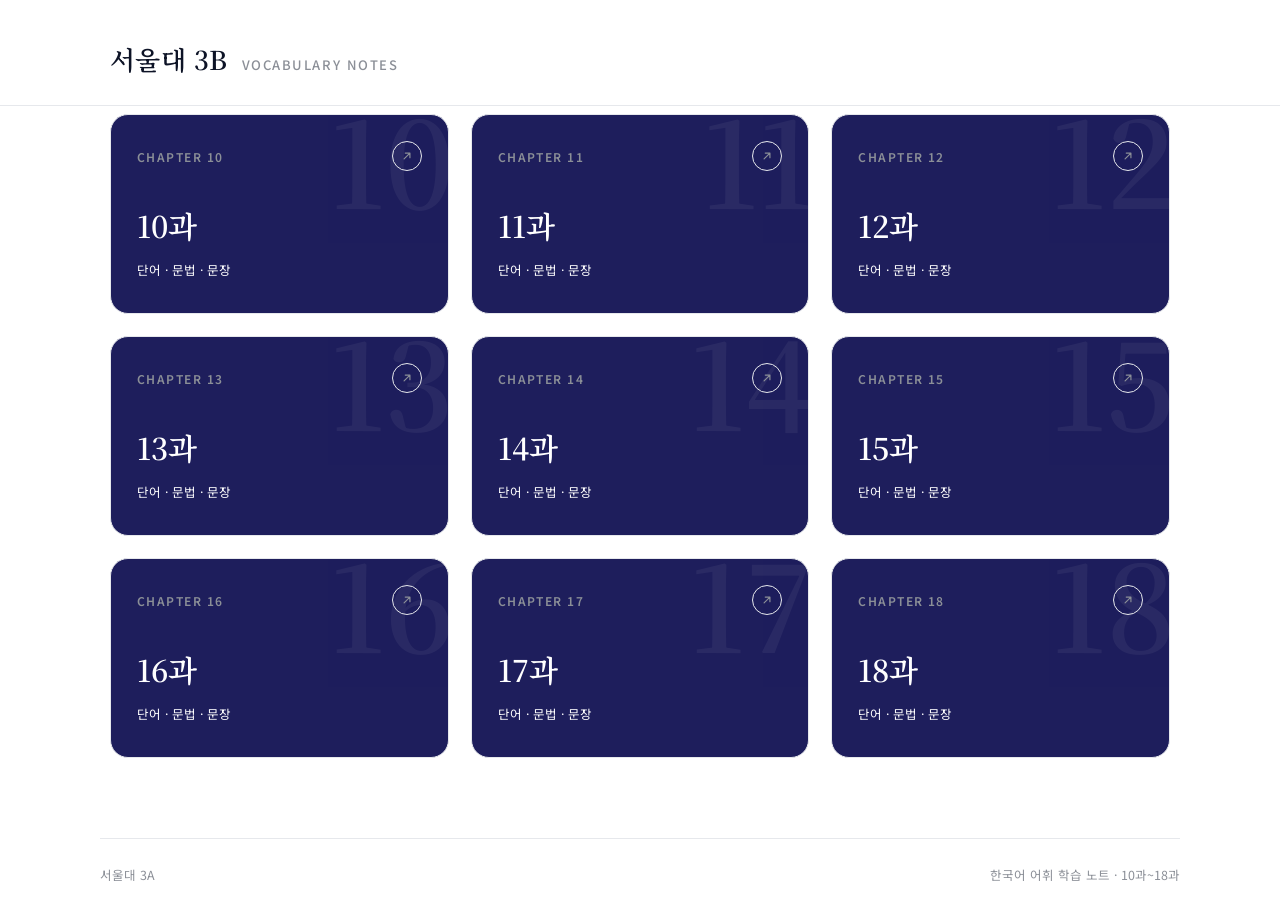
<file: index.html>
<!DOCTYPE html>
<html lang="ko">
<head>
<meta charset="UTF-8">
<meta name="viewport" content="width=device-width, initial-scale=1.0">
<title>서울대 3A — 10과~18과</title>
<link rel="stylesheet" href="style.css">
</head>
<body class="page-home">

  <header class="topbar">
    <div class="shell topbar-inner">
      <div class="brand">
        <span class="brand-mark">서울대 3B</span>
        <span class="brand-sub">Vocabulary Notes</span>
      </div>
    </div>
  </header>

  <main class="shell">

   

    <section class="chapter-grid">

      <a class="chapter-card" href="chapter10.html">
        <span class="ghost-num">10</span>
        <div class="card-top">
          <span class="index-tag">CHAPTER 10</span>
          <span class="arrow"><svg viewBox="0 0 24 24" fill="none" stroke-width="2" stroke-linecap="round" stroke-linejoin="round"><path d="M7 17 17 7M9 7h8v8"/></svg></span>
        </div>
        <div class="card-bottom">
          <p class="lesson-label">10과</p>
          <p class="lesson-meta">단어 · 문법 · 문장</p>
        </div>
      </a>

      <a class="chapter-card" href="chapter11.html">
        <span class="ghost-num">11</span>
        <div class="card-top">
          <span class="index-tag">CHAPTER 11</span>
          <span class="arrow"><svg viewBox="0 0 24 24" fill="none" stroke-width="2" stroke-linecap="round" stroke-linejoin="round"><path d="M7 17 17 7M9 7h8v8"/></svg></span>
        </div>
        <div class="card-bottom">
          <p class="lesson-label">11과</p>
          <p class="lesson-meta">단어 · 문법 · 문장</p>
        </div>
      </a>

      <a class="chapter-card" href="chapter12.html">
        <span class="ghost-num">12</span>
        <div class="card-top">
          <span class="index-tag">CHAPTER 12</span>
          <span class="arrow"><svg viewBox="0 0 24 24" fill="none" stroke-width="2" stroke-linecap="round" stroke-linejoin="round"><path d="M7 17 17 7M9 7h8v8"/></svg></span>
        </div>
        <div class="card-bottom">
          <p class="lesson-label">12과</p>
          <p class="lesson-meta">단어 · 문법 · 문장</p>
        </div>
      </a>

      <a class="chapter-card" href="chapter13.html">
        <span class="ghost-num">13</span>
        <div class="card-top">
          <span class="index-tag">CHAPTER 13</span>
          <span class="arrow"><svg viewBox="0 0 24 24" fill="none" stroke-width="2" stroke-linecap="round" stroke-linejoin="round"><path d="M7 17 17 7M9 7h8v8"/></svg></span>
        </div>
        <div class="card-bottom">
          <p class="lesson-label">13과</p>
          <p class="lesson-meta">단어 · 문법 · 문장</p>
        </div>
      </a>

      <a class="chapter-card" href="chapter14.html">
        <span class="ghost-num">14</span>
        <div class="card-top">
          <span class="index-tag">CHAPTER 14</span>
          <span class="arrow"><svg viewBox="0 0 24 24" fill="none" stroke-width="2" stroke-linecap="round" stroke-linejoin="round"><path d="M7 17 17 7M9 7h8v8"/></svg></span>
        </div>
        <div class="card-bottom">
          <p class="lesson-label">14과</p>
          <p class="lesson-meta">단어 · 문법 · 문장</p>
        </div>
      </a>

      <a class="chapter-card" href="chapter15.html">
        <span class="ghost-num">15</span>
        <div class="card-top">
          <span class="index-tag">CHAPTER 15</span>
          <span class="arrow"><svg viewBox="0 0 24 24" fill="none" stroke-width="2" stroke-linecap="round" stroke-linejoin="round"><path d="M7 17 17 7M9 7h8v8"/></svg></span>
        </div>
        <div class="card-bottom">
          <p class="lesson-label">15과</p>
          <p class="lesson-meta">단어 · 문법 · 문장</p>
        </div>
      </a>

      <a class="chapter-card" href="chapter16.html">
        <span class="ghost-num">16</span>
        <div class="card-top">
          <span class="index-tag">CHAPTER 16</span>
          <span class="arrow"><svg viewBox="0 0 24 24" fill="none" stroke-width="2" stroke-linecap="round" stroke-linejoin="round"><path d="M7 17 17 7M9 7h8v8"/></svg></span>
        </div>
        <div class="card-bottom">
          <p class="lesson-label">16과</p>
          <p class="lesson-meta">단어 · 문법 · 문장</p>
        </div>
      </a>

      <a class="chapter-card" href="chapter17.html">
        <span class="ghost-num">17</span>
        <div class="card-top">
          <span class="index-tag">CHAPTER 17</span>
          <span class="arrow"><svg viewBox="0 0 24 24" fill="none" stroke-width="2" stroke-linecap="round" stroke-linejoin="round"><path d="M7 17 17 7M9 7h8v8"/></svg></span>
        </div>
        <div class="card-bottom">
          <p class="lesson-label">17과</p>
          <p class="lesson-meta">단어 · 문법 · 문장</p>
        </div>
      </a>

      <a class="chapter-card" href="chapter18.html">
        <span class="ghost-num">18</span>
        <div class="card-top">
          <span class="index-tag">CHAPTER 18</span>
          <span class="arrow"><svg viewBox="0 0 24 24" fill="none" stroke-width="2" stroke-linecap="round" stroke-linejoin="round"><path d="M7 17 17 7M9 7h8v8"/></svg></span>
        </div>
        <div class="card-bottom">
          <p class="lesson-label">18과</p>
          <p class="lesson-meta">단어 · 문법 · 문장</p>
        </div>
      </a>

    </section>

  </main>

  <footer class="site-footer shell">
    <span>서울대 3A</span>
    <span>한국어 어휘 학습 노트 · 10과~18과</span>
  </footer>

</body>
</html>
</file>
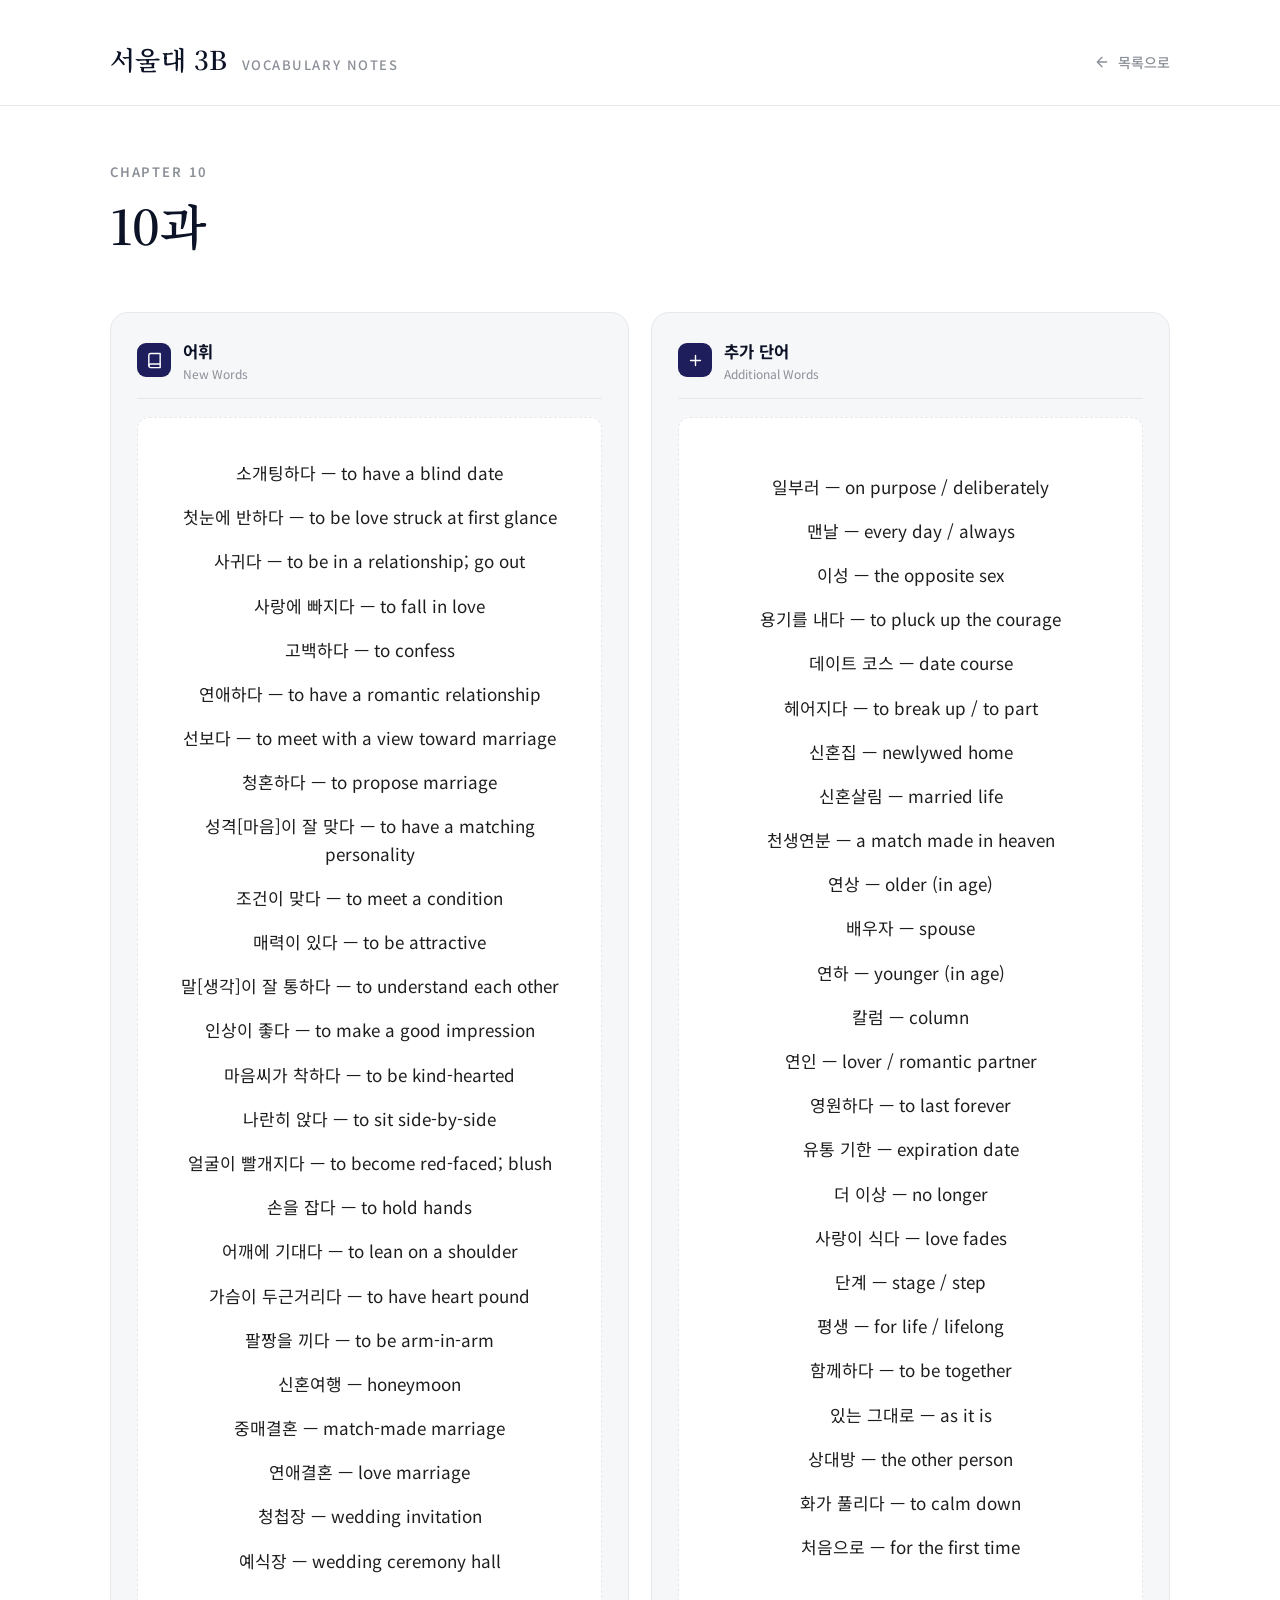
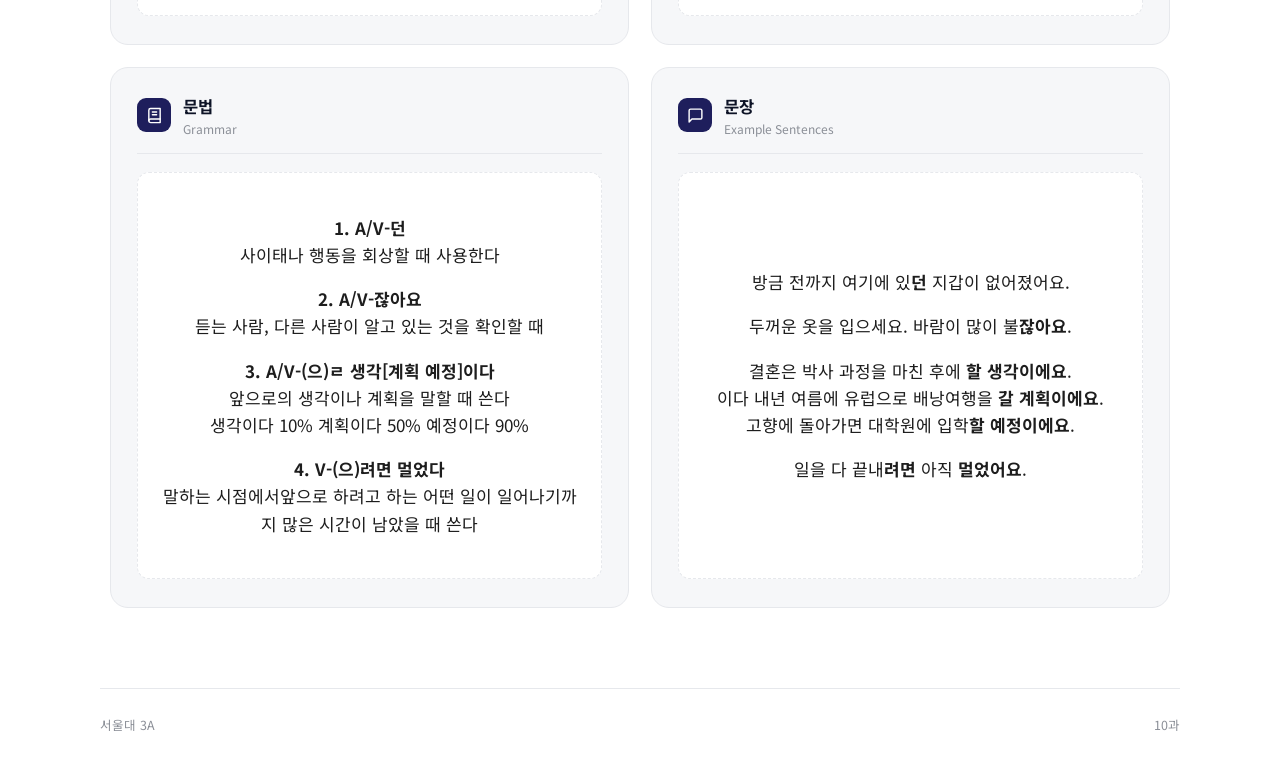
<file: chapter10.html>
<!DOCTYPE html>
<html lang="ko">
<head>
<meta charset="UTF-8">
<meta name="viewport" content="width=device-width, initial-scale=1.0">
<title>10과 — 서울대 3A</title>
<link rel="stylesheet" href="style.css">
</head>
<body class="page-chapter">

  <header class="topbar">
    <div class="shell topbar-inner">
      <div class="brand">
        <span class="brand-mark">서울대 3B</span>
        <span class="brand-sub">Vocabulary Notes</span>
      </div>
      <a class="back-link" href="index.html">
        <svg viewBox="0 0 24 24" fill="none" stroke="currentColor" stroke-width="2" stroke-linecap="round" stroke-linejoin="round"><path d="M19 12H5M12 19l-7-7 7-7"/></svg>
        목록으로
      </a>
    </div>
  </header>

  <main class="shell">

    <section class="page-head">
      <p class="eyebrow">Chapter 10</p>
      <h1>10과</h1>
    </section>

    <section class="section-grid">

      <article class="section-card">
        <div class="section-head">
          <span class="section-icon">
            <svg viewBox="0 0 24 24" stroke="currentColor" stroke-width="2" stroke-linecap="round" stroke-linejoin="round"><path d="M4 19.5A2.5 2.5 0 0 1 6.5 17H20"/><path d="M6.5 2H20v20H6.5A2.5 2.5 0 0 1 4 19.5v-15A2.5 2.5 0 0 1 6.5 2z"/></svg>
          </span>
          <div class="section-titles">
            <h2>어휘</h2>
            <span class="section-sub">New Words</span>
          </div>
        </div>
        <div class="section-body">
          <span class="placeholder">
            <p class="w-1">소개팅하다 — to have a blind date</p>
<p class="w-1">첫눈에 반하다 — to be love struck at first glance</p>
<p class="w-1">사귀다 — to be in a relationship; go out</p>
<p class="w-1">사랑에 빠지다 — to fall in love</p>
<p class="w-1">고백하다 — to confess</p>
<p class="w-1">연애하다 — to have a romantic relationship</p>
<p class="w-1">선보다 — to meet with a view toward marriage</p>
<p class="w-1">청혼하다 — to propose marriage</p>

<p class="w-1">성격[마음]이 잘 맞다 — to have a matching personality</p>
<p class="w-1">조건이 맞다 — to meet a condition</p>
<p class="w-1">매력이 있다 — to be attractive</p>
<p class="w-1">말[생각]이 잘 통하다 — to understand each other</p>
<p class="w-1">인상이 좋다 — to make a good impression</p>
<p class="w-1">마음씨가 착하다 — to be kind-hearted</p>

<p class="w-1">나란히 앉다 — to sit side-by-side</p>
<p class="w-1">얼굴이 빨개지다 — to become red-faced; blush</p>
<p class="w-1">손을 잡다 — to hold hands</p>
<p class="w-1">어깨에 기대다 — to lean on a shoulder</p>
<p class="w-1">가슴이 두근거리다 — to have heart pound</p>
<p class="w-1">팔짱을 끼다 — to be arm-in-arm</p>

<p class="w-1">신혼여행 — honeymoon</p>
<p class="w-1">중매결혼 — match-made marriage</p>
<p class="w-1">연애결혼 — love marriage</p>
<p class="w-1">청첩장 — wedding invitation</p>
<p class="w-1">예식장 — wedding ceremony hall</p>
          </span>
        </div>
      </article>

      <article class="section-card">
        <div class="section-head">
          <span class="section-icon">
            <svg viewBox="0 0 24 24" stroke="currentColor" stroke-width="2" stroke-linecap="round" stroke-linejoin="round"><path d="M12 5v14M5 12h14"/></svg>
          </span>
          <div class="section-titles">
            <h2>추가 단어</h2>
            <span class="section-sub">Additional Words</span>
          </div>
        </div>
        <div class="section-body">
          <span class="placeholder">
            <p class="w-1">일부러 — on purpose / deliberately</p>
<p class="w-1">맨날 — every day / always</p>
<p class="w-1">이성 — the opposite sex</p>
<p class="w-1">용기를 내다 — to pluck up the courage </p>
<p class="w-1">데이트 코스 — date course</p>
<p class="w-1">헤어지다 — to break up / to part</p>
<p class="w-1">신혼집 — newlywed home </p>
<p class="w-1">신혼살림 — married life</p>
<p class="w-1">천생연분 — a match made in heaven</p>
<p class="w-1">연상 — older (in age) </p>
<p class="w-1">배우자 — spouse</p>
<p class="w-1">연하 — younger (in age) </p>
<p class="w-1">칼럼 — column</p>
<p class="w-1">연인 — lover / romantic partner</p>
<p class="w-1">영원하다 —  to last forever</p>
<p class="w-1">유통 기한 — expiration date </p>
<p class="w-1">더 이상 — no longer </p>
<p class="w-1">사랑이 식다 — love fades </p>
<p class="w-1">단계 — stage / step</p>
<p class="w-1">평생 — for life / lifelong</p>
<p class="w-1">함께하다 — to be together</p>
<p class="w-1">있는 그대로 — as it is </p>
<p class="w-1">상대방 — the other person </p>
<p class="w-1">화가 풀리다 — to calm down </p>
<p class="w-1">처음으로 — for the first time</p>
          </span>
        </div>
      </article>

      <article class="section-card">
        <div class="section-head">
          <span class="section-icon">
            <svg viewBox="0 0 24 24" stroke="currentColor" stroke-width="2" stroke-linecap="round" stroke-linejoin="round"><path d="M4 19.5A2.5 2.5 0 0 1 6.5 17H20"/><path d="M6.5 2H20v20H6.5A2.5 2.5 0 0 1 4 19.5v-15A2.5 2.5 0 0 1 6.5 2z"/><path d="M9 7h6M9 11h6"/></svg>
          </span>
          <div class="section-titles">
            <h2>문법</h2>
            <span class="section-sub">Grammar</span>
          </div>
        </div>
        <div class="section-body">
          <span>
            <p class="w-1">
              <b>1. A/V-던</b> <br>
              사이태나 행동을 회상할 때 사용한다
            </p>
            <p class="w-1">
              <b>2. A/V-잖아요 </b> <br>
              듣는 사람, 다른 사람이 알고 있는 것을 확인할 때
            </p>
            <p class="w-1">
              <b>3. A/V-(으)ㄹ 생각[계획 예정]이다</b> <br>
              앞으로의 생각이나 계획을 말할 때 쓴다 <br>
              생각이다 10% 계획이다 50% 예정이다 90%
            </p>
            <p class="w-1"> 
              <b>4. V-(으)려면 멀었다</b>  <br>
              말하는 시점에서앞으로 하려고 하는 어떤 일이 일어나기까지 많은 시간이 남았을 때 쓴다
              
            </p>
          </span>
        </div>
      </article>

      <article class="section-card">
        <div class="section-head">
          <span class="section-icon">
            <svg viewBox="0 0 24 24" stroke="currentColor" stroke-width="2" stroke-linecap="round" stroke-linejoin="round"><path d="M21 15a2 2 0 0 1-2 2H7l-4 4V5a2 2 0 0 1 2-2h14a2 2 0 0 1 2 2z"/></svg>
          </span>
          <div class="section-titles">
            <h2>문장</h2>
            <span class="section-sub">Example Sentences</span>
          </div>
        </div>
        <div class="section-body">
          <span>
            <p class="w-1">
              방금 전까지 여기에 있<b>던</b> 지갑이 없어졌어요.
            </p>

              <p class="w-1">
                두꺼운 옷을 입으세요. 바람이 많이 불<b>잖아요</b>.
            </p>

              <p class="w-1">
              결혼은 박사 과정을 마친 후에  <b>할 생각이에요</b>.<br>
              이다 내년 여름에 유럽으로 배낭여행을 <b>갈 계획이에요</b>.<br>
              고향에 돌아가면 대학원에 입학<b>할  예정이에요</b>.
            </p>
            
              <p class="w-1">
             일을 다 끝내<b>려면</b>  아직 <b>멀었어요</b>.
            </p>
          </span>
        </div>
      </article>

    </section>

  </main>

  <footer class="site-footer shell">
    <span>서울대 3A</span>
    <span>10과</span>
  </footer>

</body>
</html>
</file>
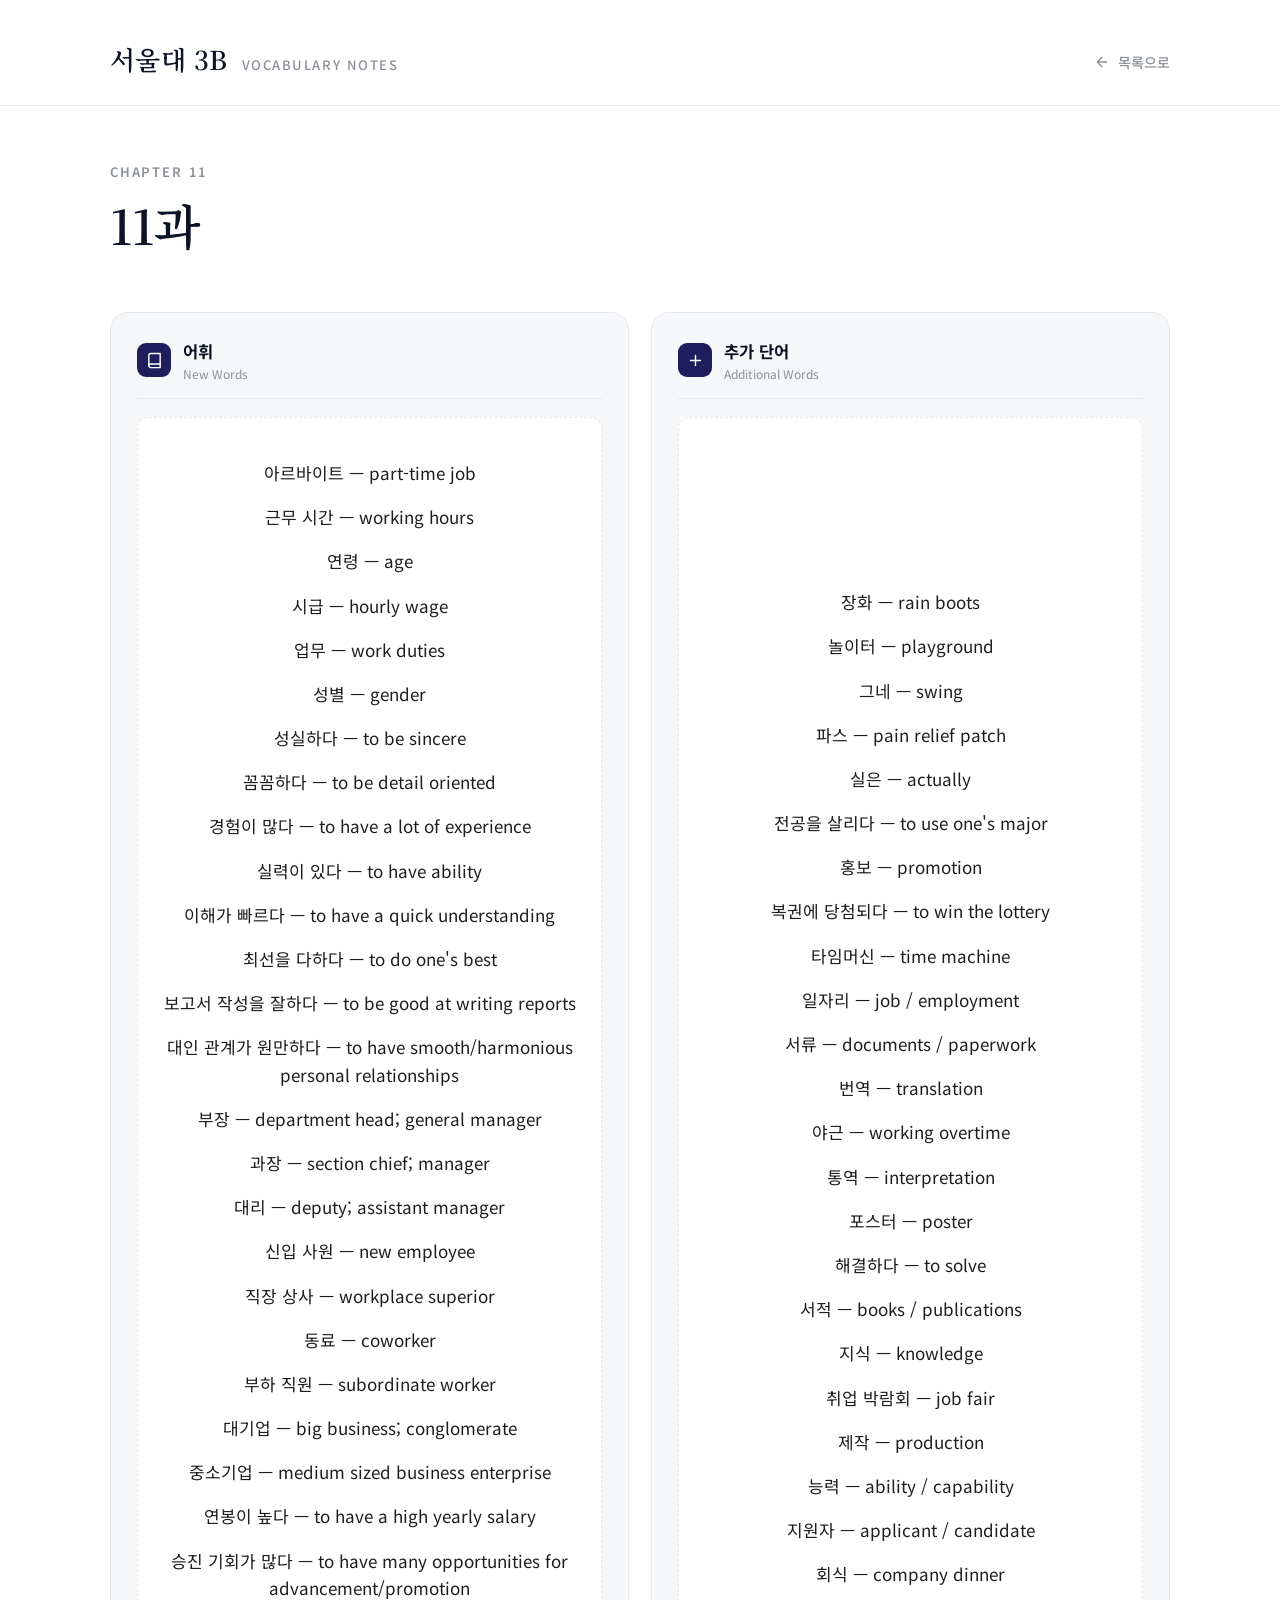
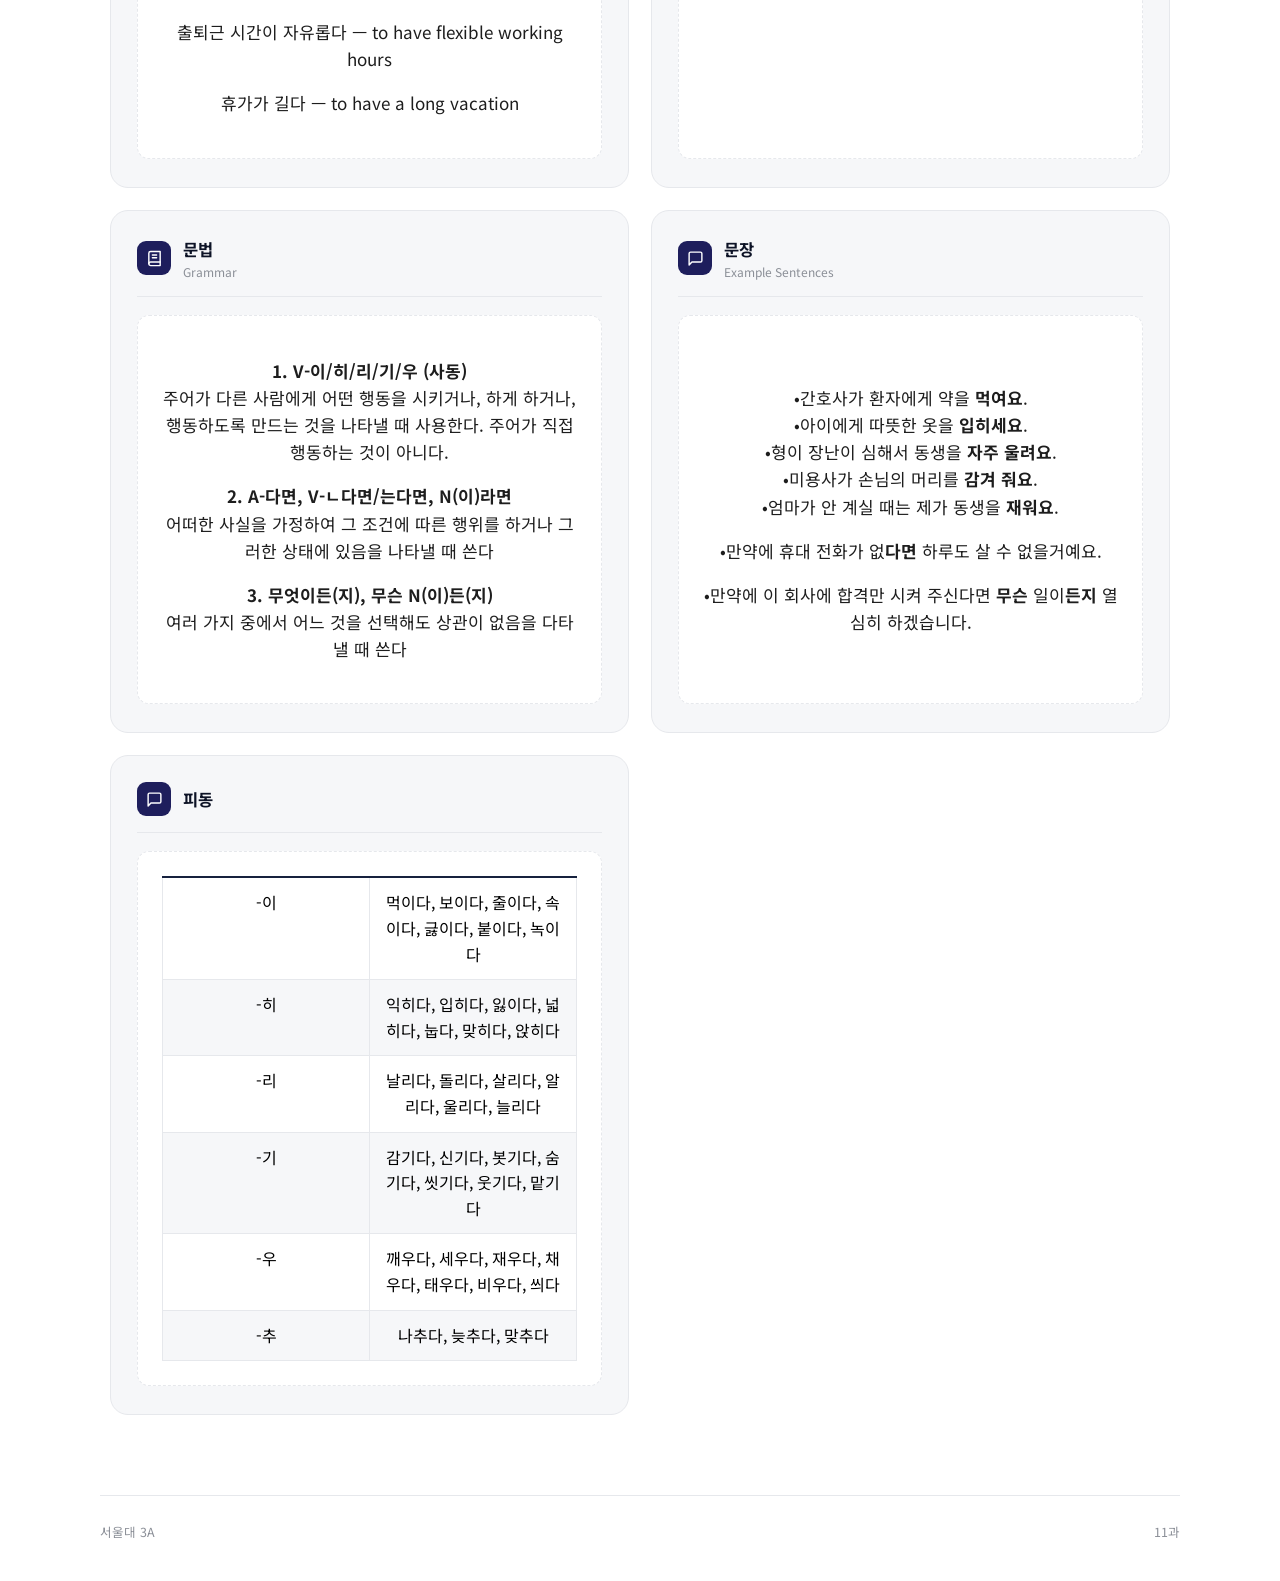
<file: chapter11.html>
<!DOCTYPE html>
<html lang="ko">
<head>
<meta charset="UTF-8">
<meta name="viewport" content="width=device-width, initial-scale=1.0">
<title>11과 — 서울대 3A</title>
<link rel="stylesheet" href="style.css">
<link rel="stylesheet" href="style6.css">
</head>
<body class="page-chapter">

  <header class="topbar">
    <div class="shell topbar-inner">
      <div class="brand">
        <span class="brand-mark">서울대 3B</span>
        <span class="brand-sub">Vocabulary Notes</span>
      </div>
      <a class="back-link" href="index.html">
        <svg viewBox="0 0 24 24" fill="none" stroke="currentColor" stroke-width="2" stroke-linecap="round" stroke-linejoin="round"><path d="M19 12H5M12 19l-7-7 7-7"/></svg>
        목록으로
      </a>
    </div>
  </header>

  <main class="shell">

    <section class="page-head">
      <p class="eyebrow">Chapter 11</p>
      <h1>11과</h1>
    </section>

    <section class="section-grid">

      <article class="section-card">
        <div class="section-head">
          <span class="section-icon">
            <svg viewBox="0 0 24 24" stroke="currentColor" stroke-width="2" stroke-linecap="round" stroke-linejoin="round"><path d="M4 19.5A2.5 2.5 0 0 1 6.5 17H20"/><path d="M6.5 2H20v20H6.5A2.5 2.5 0 0 1 4 19.5v-15A2.5 2.5 0 0 1 6.5 2z"/></svg>
          </span>
          <div class="section-titles">
            <h2>어휘</h2>
            <span class="section-sub">New Words</span>
          </div>
        </div>
        <div class="section-body">
          <span class="placeholder">
            <p class="w-1">아르바이트 — part-time job</p>
<p class="w-1">근무 시간 — working hours</p>
<p class="w-1">연령 — age</p>
<p class="w-1">시급 — hourly wage</p>
<p class="w-1">업무 — work duties</p>
<p class="w-1">성별 — gender</p>
<p class="w-1">성실하다 — to be sincere</p>
<p class="w-1">꼼꼼하다 — to be detail oriented</p>
<p class="w-1">경험이 많다 — to have a lot of experience</p>
<p class="w-1">실력이 있다 — to have ability</p>
<p class="w-1">이해가 빠르다 — to have a quick understanding</p>
<p class="w-1">최선을 다하다 — to do one's best</p>
<p class="w-1">보고서 작성을 잘하다 — to be good at writing reports</p>
<p class="w-1">대인 관계가 원만하다 — to have smooth/harmonious personal relationships</p>
<p class="w-1">부장 — department head; general manager</p>
<p class="w-1">과장 — section chief; manager</p>
<p class="w-1">대리 — deputy; assistant manager</p>
<p class="w-1">신입 사원 — new employee</p>
<p class="w-1">직장 상사 — workplace superior</p>
<p class="w-1">동료 — coworker</p>
<p class="w-1">부하 직원 — subordinate worker</p>
<p class="w-1">대기업 — big business; conglomerate</p>
<p class="w-1">중소기업 — medium sized business enterprise</p>
<p class="w-1">연봉이 높다 — to have a high yearly salary</p>
<p class="w-1">승진 기회가 많다 — to have many opportunities for advancement/promotion</p>
<p class="w-1">출퇴근 시간이 자유롭다 — to have flexible working hours</p>
<p class="w-1">휴가가 길다 — to have a long vacation</p>
          </span>
        </div>
      </article>

      <article class="section-card">
        <div class="section-head">
          <span class="section-icon">
            <svg viewBox="0 0 24 24" stroke="currentColor" stroke-width="2" stroke-linecap="round" stroke-linejoin="round"><path d="M12 5v14M5 12h14"/></svg>
          </span>
          <div class="section-titles">
            <h2>추가 단어</h2>
            <span class="section-sub">Additional Words</span>
          </div>
        </div>
        <div class="section-body">
          <span class="placeholder">
<p class="w-1">장화 — rain boots</p>
<p class="w-1">놀이터 — playground</p>
<p class="w-1">그네 — swing</p>
<p class="w-1">파스 — pain relief patch</p>
<p class="w-1">실은 — actually </p>
<p class="w-1">전공을 살리다 — to use one's major </p>
<p class="w-1">홍보 — promotion </p>
<p class="w-1">복권에 당첨되다 — to win the lottery</p>
<p class="w-1">타임머신 — time machine</p>
<p class="w-1">일자리 — job / employment</p>
<p class="w-1">서류 — documents / paperwork</p>
<p class="w-1">번역 — translation</p>
<p class="w-1">야근 — working overtime </p>
<p class="w-1">통역 — interpretation</p>
<p class="w-1">포스터 — poster</p>
<p class="w-1">해결하다 — to solve </p>
<p class="w-1">서적 — books / publications</p>
<p class="w-1">지식 — knowledge</p>
<p class="w-1">취업 박람회 — job fair </p>
<p class="w-1">제작 — production </p>
<p class="w-1">능력 — ability / capability</p>
<p class="w-1">지원자 — applicant / candidate</p>
<p class="w-1">회식 — company dinner </p>
          </span>
        </div>
      </article>

      <article class="section-card">
        <div class="section-head">
          <span class="section-icon">
            <svg viewBox="0 0 24 24" stroke="currentColor" stroke-width="2" stroke-linecap="round" stroke-linejoin="round"><path d="M4 19.5A2.5 2.5 0 0 1 6.5 17H20"/><path d="M6.5 2H20v20H6.5A2.5 2.5 0 0 1 4 19.5v-15A2.5 2.5 0 0 1 6.5 2z"/><path d="M9 7h6M9 11h6"/></svg>
          </span>
          <div class="section-titles">
            <h2>문법</h2>
            <span class="section-sub">Grammar</span>
          </div>
        </div>
        <div class="section-body">
          <span class="placeholder">
               <p class="w-1">
              <b>1. V-이/히/리/기/우 (사동)  </b> <br>
              주어가 다른 사람에게 어떤 행동을 시키거나, 하게 하거나, 행동하도록 
              만드는 것을 나타낼 때 사용한다. 주어가 직접 행동하는 것이 아니다.
            </p>
            <p class="w-1">
              <b>2. A-다면, V-ㄴ다면/는다면, N(이)라면 </b> <br>
              어떠한 사실을 가정하여 그 조건에 따른 행위를 하거나 그러한 상태에 있음을 나타낼 때 쓴다
            </p>
            <p class="w-1">
              <b>3. 무엇이든(지), 무슨 N(이)든(지)</b> <br>
              여러 가지 중에서 어느 것을 선택해도 상관이 없음을 다타낼 때 쓴다
            </p>
          </span>
        </div>
      </article>

      <article class="section-card">
        <div class="section-head">
          <span class="section-icon">
            <svg viewBox="0 0 24 24" stroke="currentColor" stroke-width="2" stroke-linecap="round" stroke-linejoin="round"><path d="M21 15a2 2 0 0 1-2 2H7l-4 4V5a2 2 0 0 1 2-2h14a2 2 0 0 1 2 2z"/></svg>
          </span>
          <div class="section-titles">
            <h2>문장</h2>
            <span class="section-sub">Example Sentences</span>
          </div>
        </div>
        <div class="section-body">
          <span>
            <p class="w-1">
                •간호사가 환자에게 약을 <b>먹여요</b>. <br>
                •아이에게 따뜻한 옷을 <b>입히세요</b>. <br>
                •형이 장난이 심해서 동생을  <b>자주 울려요</b>. <br>
                •미용사가 손님의 머리를 <b>감겨 줘요</b>. <br>
                •엄마가 안 계실 때는 제가 동생을 <b>재워요</b>.
            </p>

              <p class="w-1">
                •만약에 휴대 전화가 없<b>다면</b> 하루도 살 수 없을거예요.
            </p>

              <p class="w-1">
                •만약에 이 회사에 합격만 시켜 주신다면 <b>무슨</b> 일이<b>든지</b> 열심히 하겠습니다.
            </p>
          </span>
        </div>
      </article>

      <article class="section-card">
        <div class="section-head">
          <span class="section-icon">
            <svg viewBox="0 0 24 24" stroke="currentColor" stroke-width="2" stroke-linecap="round" stroke-linejoin="round"><path d="M21 15a2 2 0 0 1-2 2H7l-4 4V5a2 2 0 0 1 2-2h14a2 2 0 0 1 2 2z"/></svg>
          </span>
          <div class="section-titles">
            <h2>피동</h2>
          </div>
        </div>
        <div class="section-body">
          <span>
          <table class="vocab-table">
            <tr><td>-이</td><td>먹이다, 보이다, 줄이다, 속이다, 긇이다, 붙이다, 녹이다</td></tr>
            <tr><td>-히</td><td>익히다, 입히다, 잃이다, 넓히다, 눕다, 맞히다, 앉히다</td></tr>
            <tr><td>-리</td><td>날리다, 돌리다, 살리다, 알리다, 울리다, 늘리다</td></tr>
            <tr><td>-기</td><td>감기다, 신기다, 봇기다, 숨기다, 씻기다, 웃기다, 맡기다</td></tr>
            <tr><td>-우</td><td>깨우다, 세우다, 재우다, 채우다, 태우다, 비우다, 씌다</td></tr>
            <tr><td>-추</td><td>나추다, 늦추다, 맞추다</td></tr>
          </table>
          </span>
        </div>
      </article>

    </section>

  </main>

  <footer class="site-footer shell">
    <span>서울대 3A</span>
    <span>11과</span>
  </footer>

</body>
</html>
</file>
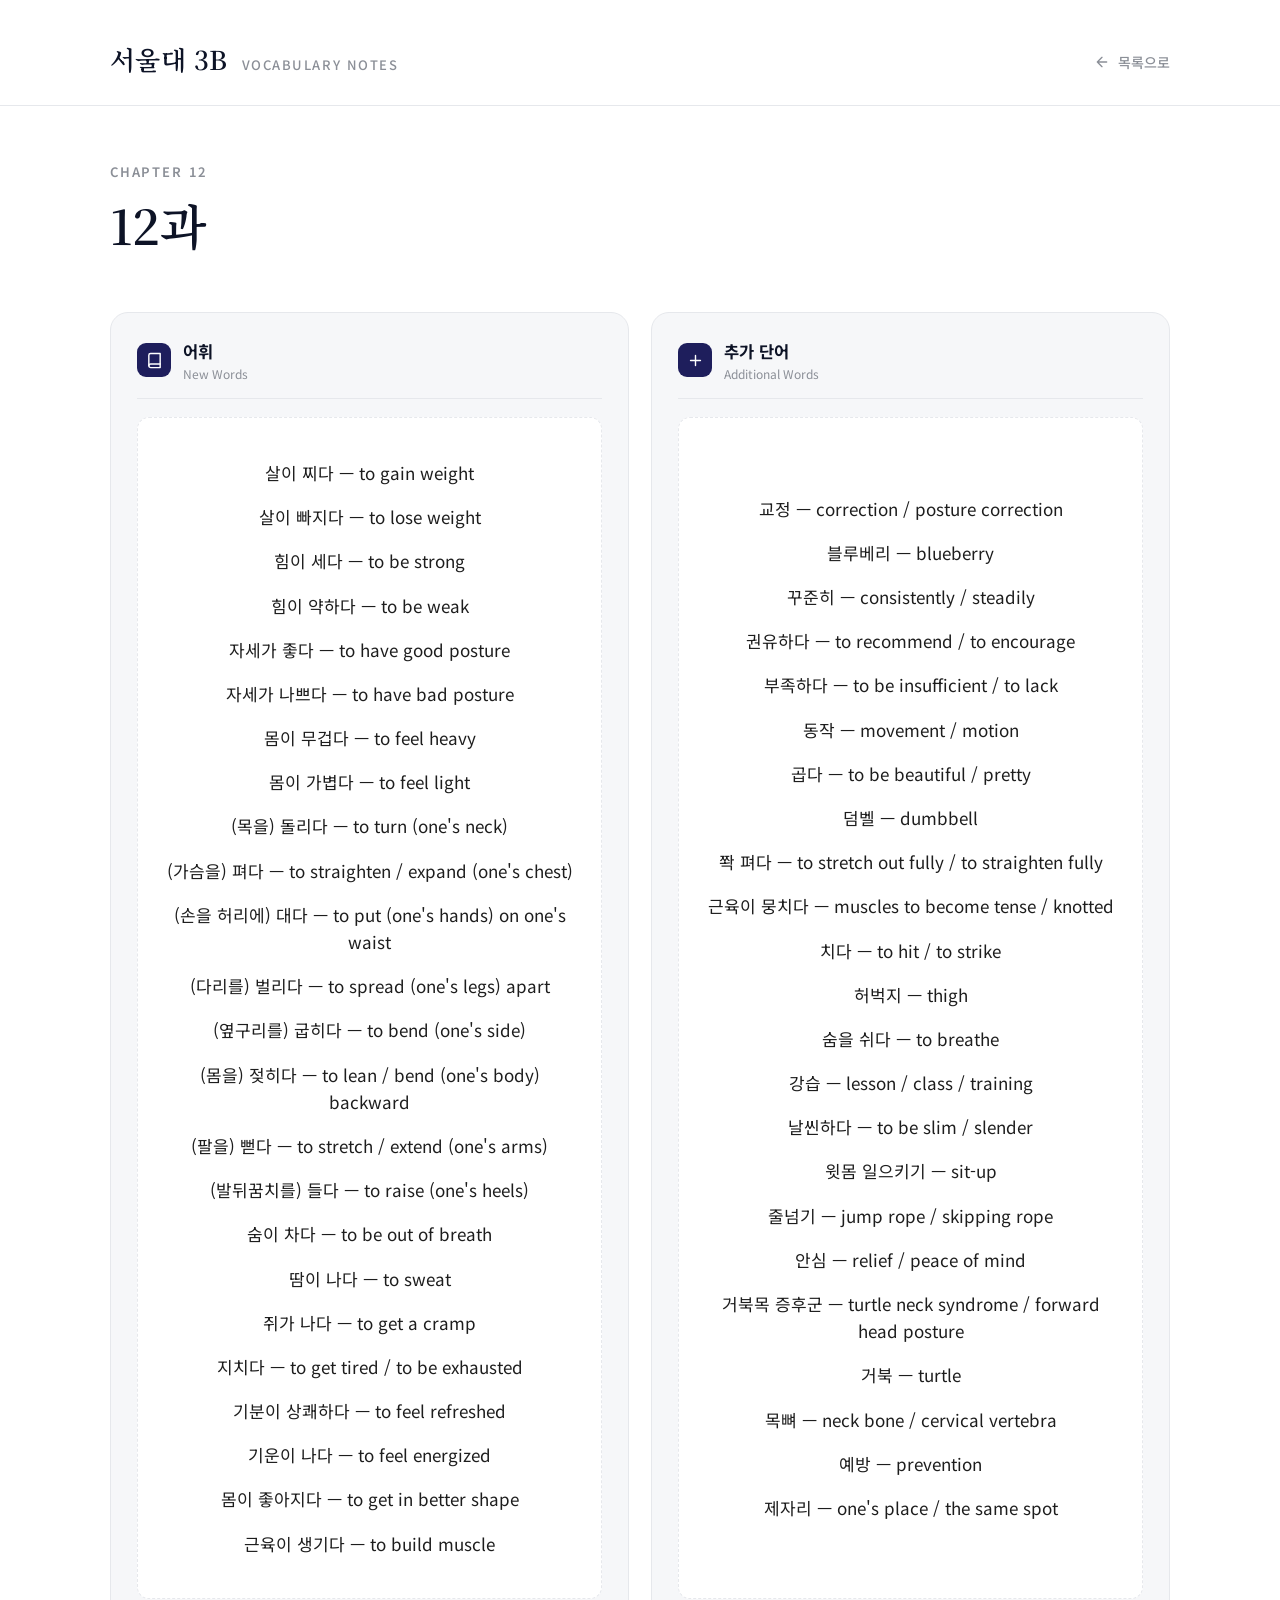
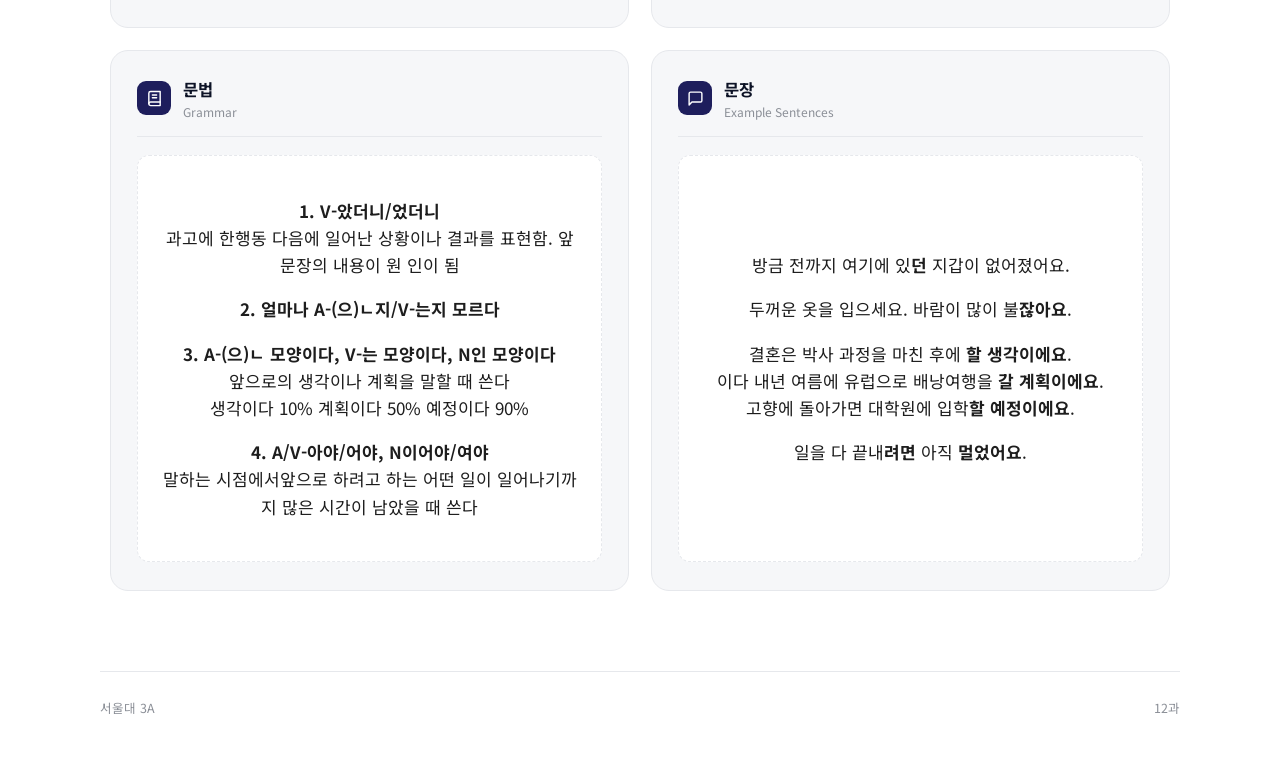
<file: chapter12.html>
<!DOCTYPE html>
<html lang="ko">
<head>
<meta charset="UTF-8">
<meta name="viewport" content="width=device-width, initial-scale=1.0">
<title>12과 — 서울대 3A</title>
<link rel="stylesheet" href="style.css">
</head>
<body class="page-chapter">

  <header class="topbar">
    <div class="shell topbar-inner">
      <div class="brand">
        <span class="brand-mark">서울대 3B</span>
        <span class="brand-sub">Vocabulary Notes</span>
      </div>
      <a class="back-link" href="index.html">
        <svg viewBox="0 0 24 24" fill="none" stroke="currentColor" stroke-width="2" stroke-linecap="round" stroke-linejoin="round"><path d="M19 12H5M12 19l-7-7 7-7"/></svg>
        목록으로
      </a>
    </div>
  </header>

  <main class="shell">

    <section class="page-head">
      <p class="eyebrow">Chapter 12</p>
      <h1>12과</h1>
    </section>

    <section class="section-grid">

      <article class="section-card">
        <div class="section-head">
          <span class="section-icon">
            <svg viewBox="0 0 24 24" stroke="currentColor" stroke-width="2" stroke-linecap="round" stroke-linejoin="round"><path d="M4 19.5A2.5 2.5 0 0 1 6.5 17H20"/><path d="M6.5 2H20v20H6.5A2.5 2.5 0 0 1 4 19.5v-15A2.5 2.5 0 0 1 6.5 2z"/></svg>
          </span>
          <div class="section-titles">
            <h2>어휘</h2>
            <span class="section-sub">New Words</span>
          </div>
        </div>
        <div class="section-body">
          <span class="placeholder">
            <p class="w-1">살이 찌다 — to gain weight</p>
<p class="w-1">살이 빠지다 — to lose weight</p>
<p class="w-1">힘이 세다 — to be strong</p>
<p class="w-1">힘이 약하다 — to be weak</p>
<p class="w-1">자세가 좋다 — to have good posture</p>
<p class="w-1">자세가 나쁘다 — to have bad posture</p>
<p class="w-1">몸이 무겁다 — to feel heavy</p>
<p class="w-1">몸이 가볍다 — to feel light</p>
<p class="w-1">(목을) 돌리다 — to turn (one's neck)</p>
<p class="w-1">(가슴을) 펴다 — to straighten / expand (one's chest)</p>
<p class="w-1">(손을 허리에) 대다 — to put (one's hands) on one's waist</p>
<p class="w-1">(다리를) 벌리다 — to spread (one's legs) apart</p>
<p class="w-1">(옆구리를) 굽히다 — to bend (one's side)</p>
<p class="w-1">(몸을) 젖히다 — to lean / bend (one's body) backward</p>
<p class="w-1">(팔을) 뻗다 — to stretch / extend (one's arms)</p>
<p class="w-1">(발뒤꿈치를) 들다 — to raise (one's heels)</p>
<p class="w-1">숨이 차다 — to be out of breath</p>
<p class="w-1">땀이 나다 — to sweat</p>
<p class="w-1">쥐가 나다 — to get a cramp</p>
<p class="w-1">지치다 — to get tired / to be exhausted</p>
<p class="w-1">기분이 상쾌하다 — to feel refreshed</p>
<p class="w-1">기운이 나다 — to feel energized</p>
<p class="w-1">몸이 좋아지다 — to get in better shape</p>
<p class="w-1">근육이 생기다 — to build muscle</p>
          </span>
        </div>
      </article>

      <article class="section-card">
        <div class="section-head">
          <span class="section-icon">
            <svg viewBox="0 0 24 24" stroke="currentColor" stroke-width="2" stroke-linecap="round" stroke-linejoin="round"><path d="M12 5v14M5 12h14"/></svg>
          </span>
          <div class="section-titles">
            <h2>추가 단어</h2>
            <span class="section-sub">Additional Words</span>
          </div>
        </div>
        <div class="section-body">
          <span class="placeholder">
            <p class="w-1">교정 — correction / posture correction</p>
<p class="w-1">블루베리 — blueberry</p>
<p class="w-1">꾸준히 — consistently / steadily</p>
<p class="w-1">권유하다 — to recommend / to encourage</p>
<p class="w-1">부족하다 — to be insufficient / to lack</p>
<p class="w-1">동작 — movement / motion</p>
<p class="w-1">곱다 — to be beautiful / pretty</p>
<p class="w-1">덤벨 — dumbbell</p>
<p class="w-1">쫙 펴다 — to stretch out fully / to straighten fully</p>
<p class="w-1">근육이 뭉치다 — muscles to become tense / knotted</p>
<p class="w-1">치다 — to hit / to strike</p>
<p class="w-1">허벅지 — thigh</p>
<p class="w-1">숨을 쉬다 — to breathe</p>
<p class="w-1">강습 — lesson / class / training</p>
<p class="w-1">날씬하다 — to be slim / slender</p>
<p class="w-1">윗몸 일으키기 — sit-up</p>
<p class="w-1">줄넘기 — jump rope / skipping rope</p>
<p class="w-1">안심 — relief / peace of mind</p>
<p class="w-1">거북목 증후군 — turtle neck syndrome / forward head posture</p>
<p class="w-1">거북 — turtle</p>
<p class="w-1">목뼈 — neck bone / cervical vertebra</p>
<p class="w-1">예방 — prevention</p>
<p class="w-1">제자리 — one's place / the same spot</p>
          </span>
        </div>
      </article>

       <article class="section-card">
        <div class="section-head">
          <span class="section-icon">
            <svg viewBox="0 0 24 24" stroke="currentColor" stroke-width="2" stroke-linecap="round" stroke-linejoin="round"><path d="M4 19.5A2.5 2.5 0 0 1 6.5 17H20"/><path d="M6.5 2H20v20H6.5A2.5 2.5 0 0 1 4 19.5v-15A2.5 2.5 0 0 1 6.5 2z"/><path d="M9 7h6M9 11h6"/></svg>
          </span>
          <div class="section-titles">
            <h2>문법</h2>
            <span class="section-sub">Grammar</span>
          </div>
        </div>
        <div class="section-body">
          <span>
            <p class="w-1">
              <b>1. V-았더니/었더니</b> <br>
              과고에 한행동 다음에 일어난 상황이나 결과를 표현함. 앞 문장의 내용이 원 인이 됨
            </p>
            <p class="w-1">
              <b>2. 얼마나 A-(으)ㄴ지/V-는지 모르다 </b> <br>
              
            </p>
            <p class="w-1">
              <b>3. A-(으)ㄴ 모양이다, V-는 모양이다, N인 모양이다</b> <br>
              앞으로의 생각이나 계획을 말할 때 쓴다 <br>
              생각이다 10% 계획이다 50% 예정이다 90%
            </p>
            <p class="w-1"> 
              <b>4. A/V-아야/어야, N이어야/여야</b>  <br>
              말하는 시점에서앞으로 하려고 하는 어떤 일이 일어나기까지 많은 시간이 남았을 때 쓴다
              
            </p>
          </span>
        </div>
      </article>

      <article class="section-card">
        <div class="section-head">
          <span class="section-icon">
            <svg viewBox="0 0 24 24" stroke="currentColor" stroke-width="2" stroke-linecap="round" stroke-linejoin="round"><path d="M21 15a2 2 0 0 1-2 2H7l-4 4V5a2 2 0 0 1 2-2h14a2 2 0 0 1 2 2z"/></svg>
          </span>
          <div class="section-titles">
            <h2>문장</h2>
            <span class="section-sub">Example Sentences</span>
          </div>
        </div>
        <div class="section-body">
          <span>
            <p class="w-1">
              방금 전까지 여기에 있<b>던</b> 지갑이 없어졌어요.
            </p>

              <p class="w-1">
                두꺼운 옷을 입으세요. 바람이 많이 불<b>잖아요</b>.
            </p>

              <p class="w-1">
              결혼은 박사 과정을 마친 후에  <b>할 생각이에요</b>.<br>
              이다 내년 여름에 유럽으로 배낭여행을 <b>갈 계획이에요</b>.<br>
              고향에 돌아가면 대학원에 입학<b>할  예정이에요</b>.
            </p>
            
              <p class="w-1">
             일을 다 끝내<b>려면</b>  아직 <b>멀었어요</b>.
            </p>
          </span>
        </div>
      </article>

    </section>

  </main>

  <footer class="site-footer shell">
    <span>서울대 3A</span>
    <span>12과</span>
  </footer>

</body>
</html>
</file>
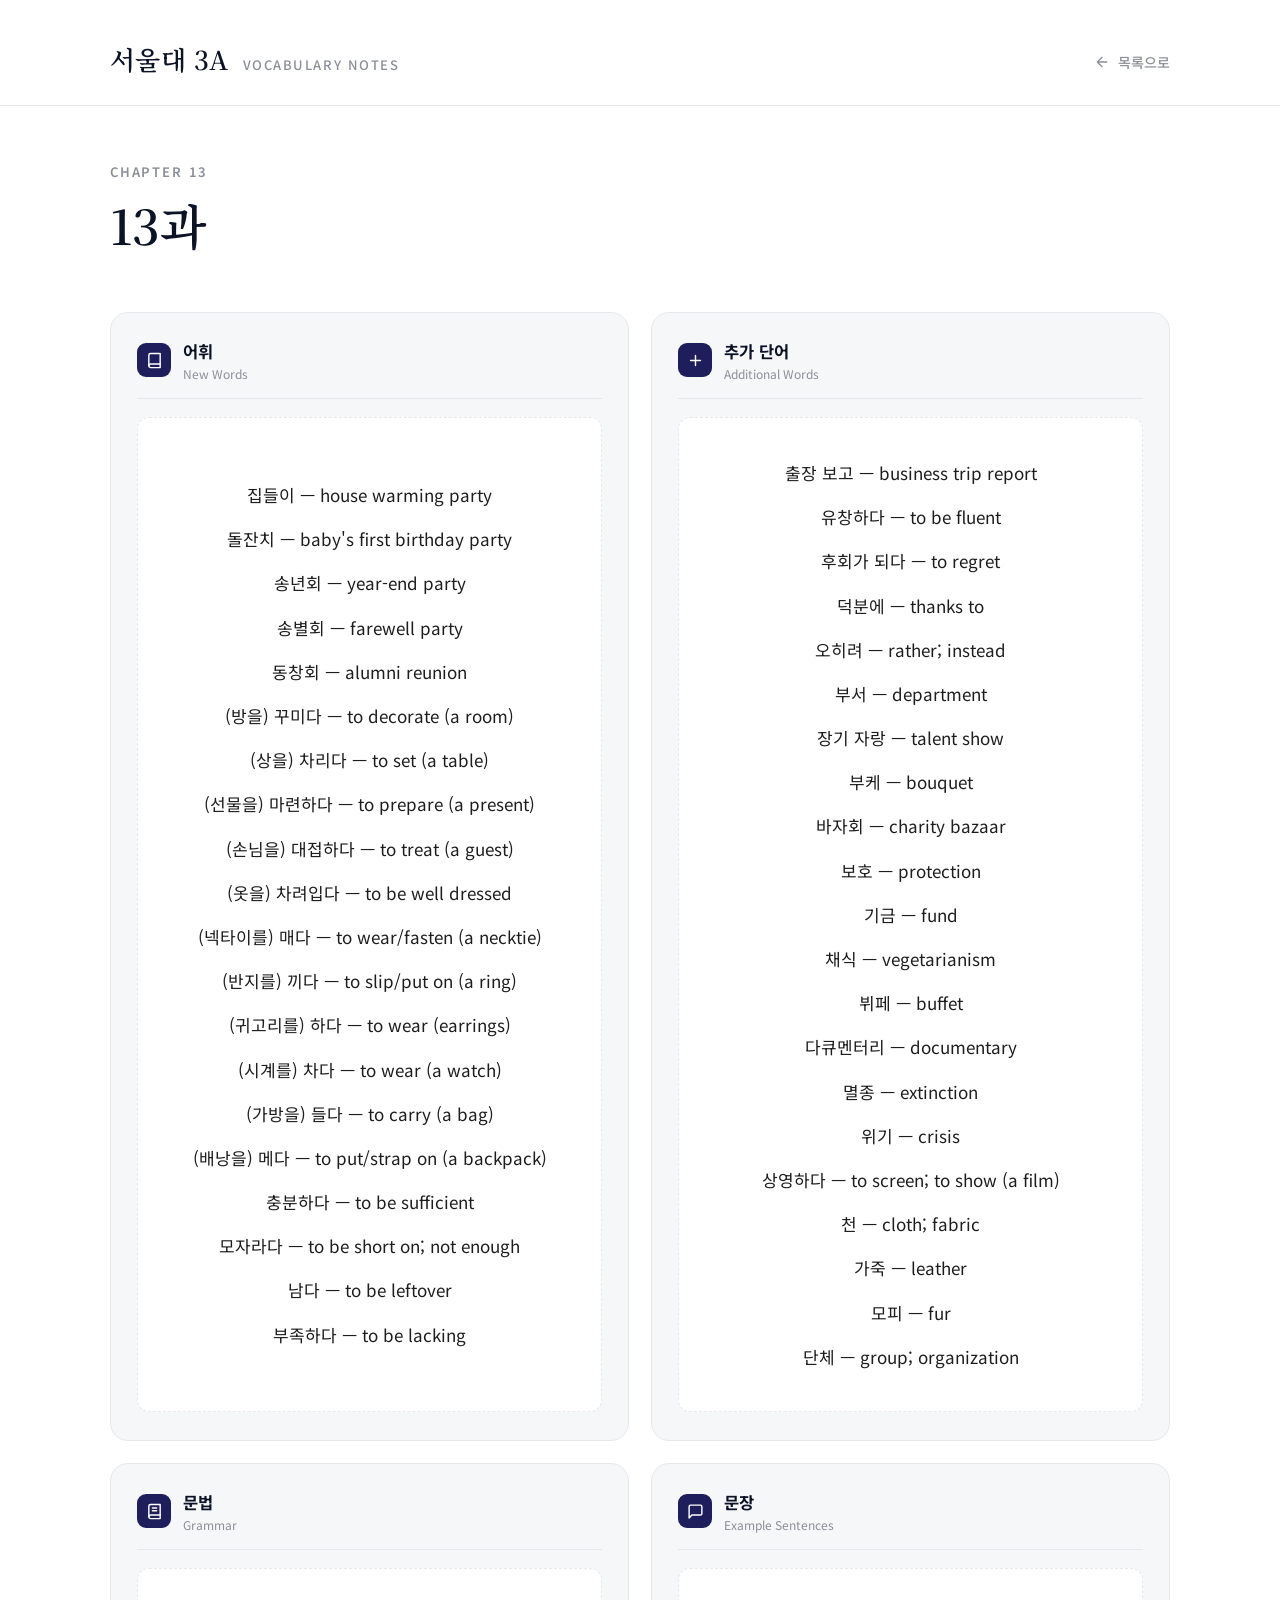
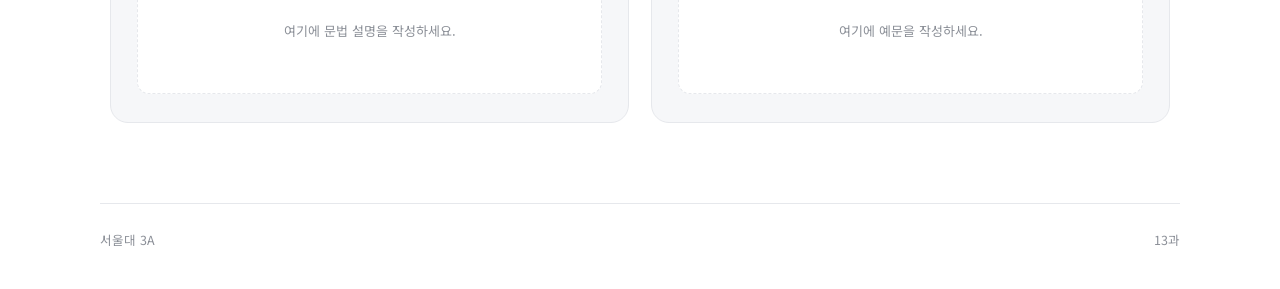
<file: chapter13.html>
<!DOCTYPE html>
<html lang="ko">
<head>
<meta charset="UTF-8">
<meta name="viewport" content="width=device-width, initial-scale=1.0">
<title>13과 — 서울대 3A</title>
<link rel="stylesheet" href="style.css">
</head>
<body class="page-chapter">

  <header class="topbar">
    <div class="shell topbar-inner">
      <div class="brand">
        <span class="brand-mark">서울대 3A</span>
        <span class="brand-sub">Vocabulary Notes</span>
      </div>
      <a class="back-link" href="index.html">
        <svg viewBox="0 0 24 24" fill="none" stroke="currentColor" stroke-width="2" stroke-linecap="round" stroke-linejoin="round"><path d="M19 12H5M12 19l-7-7 7-7"/></svg>
        목록으로
      </a>
    </div>
  </header>

  <main class="shell">

    <section class="page-head">
      <p class="eyebrow">Chapter 13</p>
      <h1>13과</h1>
    </section>

    <section class="section-grid">

      <article class="section-card">
        <div class="section-head">
          <span class="section-icon">
            <svg viewBox="0 0 24 24" stroke="currentColor" stroke-width="2" stroke-linecap="round" stroke-linejoin="round"><path d="M4 19.5A2.5 2.5 0 0 1 6.5 17H20"/><path d="M6.5 2H20v20H6.5A2.5 2.5 0 0 1 4 19.5v-15A2.5 2.5 0 0 1 6.5 2z"/></svg>
          </span>
          <div class="section-titles">
            <h2>어휘</h2>
            <span class="section-sub">New Words</span>
          </div>
        </div>
        <div class="section-body">
          <span class="placeholder">
            <p class="w-1">집들이 — house warming party</p>
<p class="w-1">돌잔치 — baby's first birthday party</p>
<p class="w-1">송년회 — year-end party</p>
<p class="w-1">송별회 — farewell party</p>
<p class="w-1">동창회 — alumni reunion</p>
<p class="w-1">(방을) 꾸미다 — to decorate (a room)</p>
<p class="w-1">(상을) 차리다 — to set (a table)</p>
<p class="w-1">(선물을) 마련하다 — to prepare (a present)</p>
<p class="w-1">(손님을) 대접하다 — to treat (a guest)</p>
<p class="w-1">(옷을) 차려입다 — to be well dressed</p>
<p class="w-1">(넥타이를) 매다 — to wear/fasten (a necktie)</p>
<p class="w-1">(반지를) 끼다 — to slip/put on (a ring)</p>
<p class="w-1">(귀고리를) 하다 — to wear (earrings)</p>
<p class="w-1">(시계를) 차다 — to wear (a watch)</p>
<p class="w-1">(가방을) 들다 — to carry (a bag)</p>
<p class="w-1">(배낭을) 메다 — to put/strap on (a backpack)</p>
<p class="w-1">충분하다 — to be sufficient</p>
<p class="w-1">모자라다 — to be short on; not enough</p>
<p class="w-1">남다 — to be leftover</p>
<p class="w-1">부족하다 — to be lacking</p>
          </span>
        </div>
      </article>

      <article class="section-card">
        <div class="section-head">
          <span class="section-icon">
            <svg viewBox="0 0 24 24" stroke="currentColor" stroke-width="2" stroke-linecap="round" stroke-linejoin="round"><path d="M12 5v14M5 12h14"/></svg>
          </span>
          <div class="section-titles">
            <h2>추가 단어</h2>
            <span class="section-sub">Additional Words</span>
          </div>
        </div>
        <div class="section-body">
          <span class="placeholder">
            <p class="w-1">출장 보고 — business trip report</p>
<p class="w-1">유창하다 — to be fluent</p>
<p class="w-1">후회가 되다 — to regret</p>
<p class="w-1">덕분에 — thanks to</p>
<p class="w-1">오히려 — rather; instead</p>
<p class="w-1">부서 — department</p>
<p class="w-1">장기 자랑 — talent show</p>
<p class="w-1">부케 — bouquet</p>
<p class="w-1">바자회 — charity bazaar</p>
<p class="w-1">보호 — protection</p>
<p class="w-1">기금 — fund</p>
<p class="w-1">채식 — vegetarianism</p>
<p class="w-1">뷔페 — buffet</p>
<p class="w-1">다큐멘터리 — documentary</p>
<p class="w-1">멸종 — extinction</p>
<p class="w-1">위기 — crisis</p>
<p class="w-1">상영하다 — to screen; to show (a film)</p>
<p class="w-1">천 — cloth; fabric</p>
<p class="w-1">가죽 — leather</p>
<p class="w-1">모피 — fur</p>
<p class="w-1">단체 — group; organization</p>
          </span>
        </div>
      </article>

      <article class="section-card">
        <div class="section-head">
          <span class="section-icon">
            <svg viewBox="0 0 24 24" stroke="currentColor" stroke-width="2" stroke-linecap="round" stroke-linejoin="round"><path d="M4 19.5A2.5 2.5 0 0 1 6.5 17H20"/><path d="M6.5 2H20v20H6.5A2.5 2.5 0 0 1 4 19.5v-15A2.5 2.5 0 0 1 6.5 2z"/><path d="M9 7h6M9 11h6"/></svg>
          </span>
          <div class="section-titles">
            <h2>문법</h2>
            <span class="section-sub">Grammar</span>
          </div>
        </div>
        <div class="section-body">
          <span class="placeholder">여기에 문법 설명을 작성하세요.</span>
        </div>
      </article>

      <article class="section-card">
        <div class="section-head">
          <span class="section-icon">
            <svg viewBox="0 0 24 24" stroke="currentColor" stroke-width="2" stroke-linecap="round" stroke-linejoin="round"><path d="M21 15a2 2 0 0 1-2 2H7l-4 4V5a2 2 0 0 1 2-2h14a2 2 0 0 1 2 2z"/></svg>
          </span>
          <div class="section-titles">
            <h2>문장</h2>
            <span class="section-sub">Example Sentences</span>
          </div>
        </div>
        <div class="section-body">
          <span class="placeholder">여기에 예문을 작성하세요.</span>
        </div>
      </article>

    </section>

  </main>

  <footer class="site-footer shell">
    <span>서울대 3A</span>
    <span>13과</span>
  </footer>

</body>
</html>
</file>
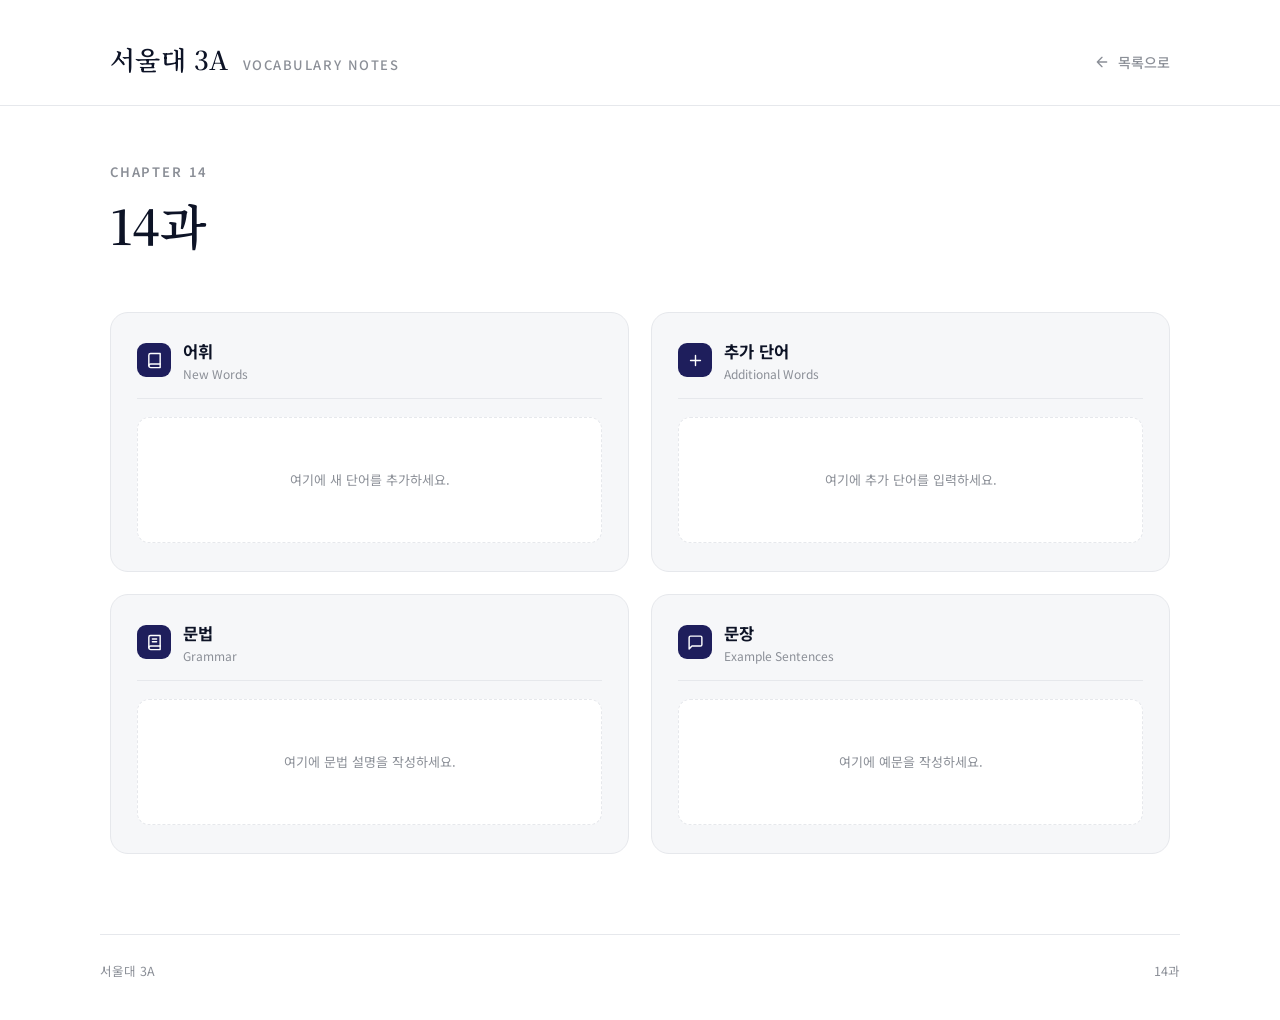
<file: chapter14.html>
<!DOCTYPE html>
<html lang="ko">
<head>
<meta charset="UTF-8">
<meta name="viewport" content="width=device-width, initial-scale=1.0">
<title>14과 — 서울대 3A</title>
<link rel="stylesheet" href="style.css">
</head>
<body class="page-chapter">

  <header class="topbar">
    <div class="shell topbar-inner">
      <div class="brand">
        <span class="brand-mark">서울대 3A</span>
        <span class="brand-sub">Vocabulary Notes</span>
      </div>
      <a class="back-link" href="index.html">
        <svg viewBox="0 0 24 24" fill="none" stroke="currentColor" stroke-width="2" stroke-linecap="round" stroke-linejoin="round"><path d="M19 12H5M12 19l-7-7 7-7"/></svg>
        목록으로
      </a>
    </div>
  </header>

  <main class="shell">

    <section class="page-head">
      <p class="eyebrow">Chapter 14</p>
      <h1>14과</h1>
    </section>

    <section class="section-grid">

      <article class="section-card">
        <div class="section-head">
          <span class="section-icon">
            <svg viewBox="0 0 24 24" stroke="currentColor" stroke-width="2" stroke-linecap="round" stroke-linejoin="round"><path d="M4 19.5A2.5 2.5 0 0 1 6.5 17H20"/><path d="M6.5 2H20v20H6.5A2.5 2.5 0 0 1 4 19.5v-15A2.5 2.5 0 0 1 6.5 2z"/></svg>
          </span>
          <div class="section-titles">
            <h2>어휘</h2>
            <span class="section-sub">New Words</span>
          </div>
        </div>
        <div class="section-body">
          <span class="placeholder">여기에 새 단어를 추가하세요.</span>
        </div>
      </article>

      <article class="section-card">
        <div class="section-head">
          <span class="section-icon">
            <svg viewBox="0 0 24 24" stroke="currentColor" stroke-width="2" stroke-linecap="round" stroke-linejoin="round"><path d="M12 5v14M5 12h14"/></svg>
          </span>
          <div class="section-titles">
            <h2>추가 단어</h2>
            <span class="section-sub">Additional Words</span>
          </div>
        </div>
        <div class="section-body">
          <span class="placeholder">여기에 추가 단어를 입력하세요.</span>
        </div>
      </article>

      <article class="section-card">
        <div class="section-head">
          <span class="section-icon">
            <svg viewBox="0 0 24 24" stroke="currentColor" stroke-width="2" stroke-linecap="round" stroke-linejoin="round"><path d="M4 19.5A2.5 2.5 0 0 1 6.5 17H20"/><path d="M6.5 2H20v20H6.5A2.5 2.5 0 0 1 4 19.5v-15A2.5 2.5 0 0 1 6.5 2z"/><path d="M9 7h6M9 11h6"/></svg>
          </span>
          <div class="section-titles">
            <h2>문법</h2>
            <span class="section-sub">Grammar</span>
          </div>
        </div>
        <div class="section-body">
          <span class="placeholder">여기에 문법 설명을 작성하세요.</span>
        </div>
      </article>

      <article class="section-card">
        <div class="section-head">
          <span class="section-icon">
            <svg viewBox="0 0 24 24" stroke="currentColor" stroke-width="2" stroke-linecap="round" stroke-linejoin="round"><path d="M21 15a2 2 0 0 1-2 2H7l-4 4V5a2 2 0 0 1 2-2h14a2 2 0 0 1 2 2z"/></svg>
          </span>
          <div class="section-titles">
            <h2>문장</h2>
            <span class="section-sub">Example Sentences</span>
          </div>
        </div>
        <div class="section-body">
          <span class="placeholder">여기에 예문을 작성하세요.</span>
        </div>
      </article>

    </section>

  </main>

  <footer class="site-footer shell">
    <span>서울대 3A</span>
    <span>14과</span>
  </footer>

</body>
</html>
</file>
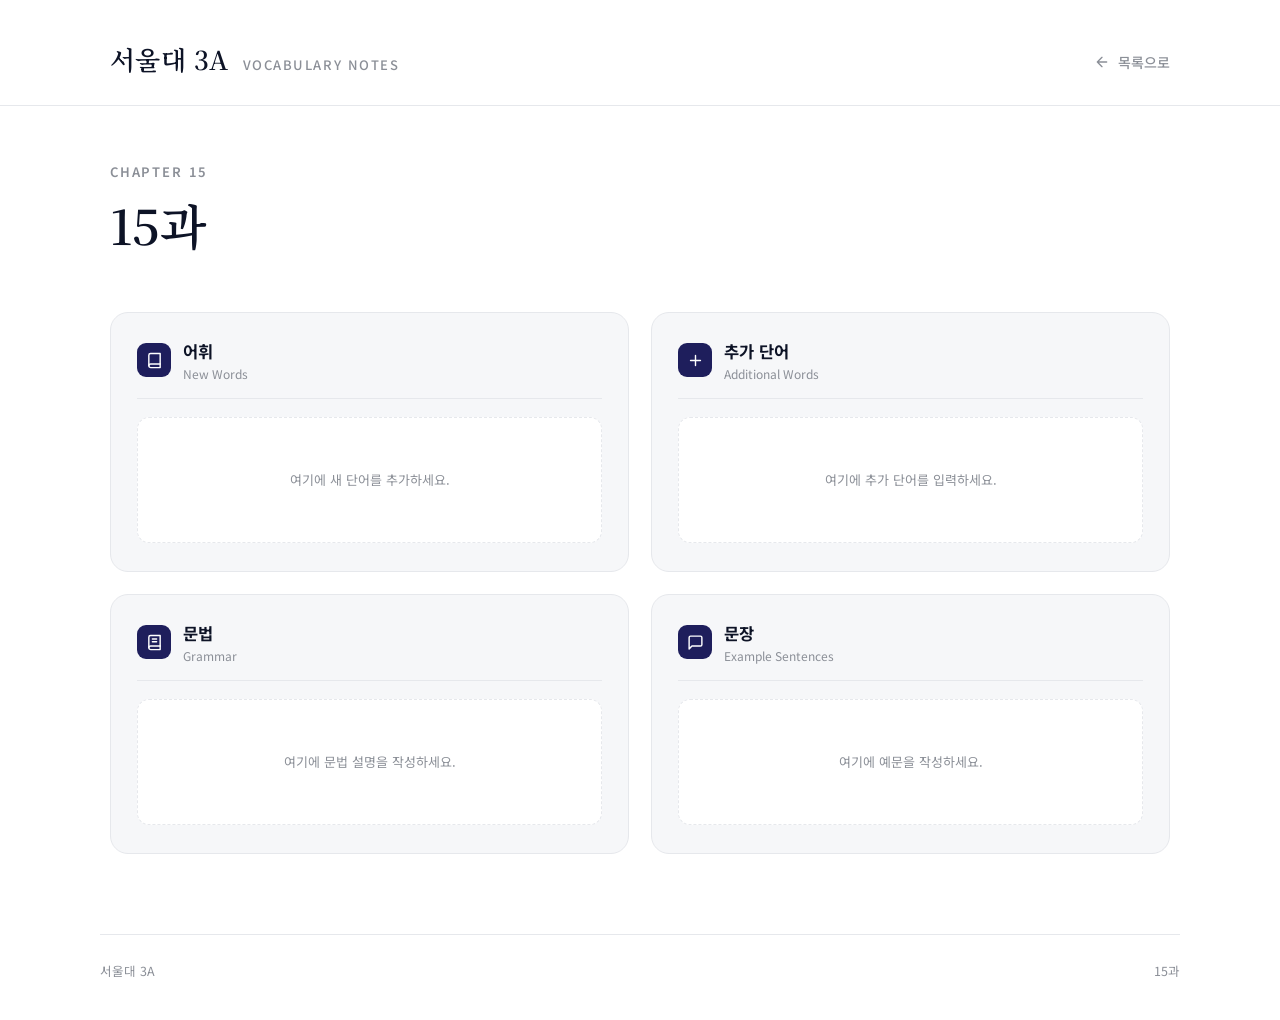
<file: chapter15.html>
<!DOCTYPE html>
<html lang="ko">
<head>
<meta charset="UTF-8">
<meta name="viewport" content="width=device-width, initial-scale=1.0">
<title>15과 — 서울대 3A</title>
<link rel="stylesheet" href="style.css">
</head>
<body class="page-chapter">

  <header class="topbar">
    <div class="shell topbar-inner">
      <div class="brand">
        <span class="brand-mark">서울대 3A</span>
        <span class="brand-sub">Vocabulary Notes</span>
      </div>
      <a class="back-link" href="index.html">
        <svg viewBox="0 0 24 24" fill="none" stroke="currentColor" stroke-width="2" stroke-linecap="round" stroke-linejoin="round"><path d="M19 12H5M12 19l-7-7 7-7"/></svg>
        목록으로
      </a>
    </div>
  </header>

  <main class="shell">

    <section class="page-head">
      <p class="eyebrow">Chapter 15</p>
      <h1>15과</h1>
    </section>

    <section class="section-grid">

      <article class="section-card">
        <div class="section-head">
          <span class="section-icon">
            <svg viewBox="0 0 24 24" stroke="currentColor" stroke-width="2" stroke-linecap="round" stroke-linejoin="round"><path d="M4 19.5A2.5 2.5 0 0 1 6.5 17H20"/><path d="M6.5 2H20v20H6.5A2.5 2.5 0 0 1 4 19.5v-15A2.5 2.5 0 0 1 6.5 2z"/></svg>
          </span>
          <div class="section-titles">
            <h2>어휘</h2>
            <span class="section-sub">New Words</span>
          </div>
        </div>
        <div class="section-body">
          <span class="placeholder">여기에 새 단어를 추가하세요.</span>
        </div>
      </article>

      <article class="section-card">
        <div class="section-head">
          <span class="section-icon">
            <svg viewBox="0 0 24 24" stroke="currentColor" stroke-width="2" stroke-linecap="round" stroke-linejoin="round"><path d="M12 5v14M5 12h14"/></svg>
          </span>
          <div class="section-titles">
            <h2>추가 단어</h2>
            <span class="section-sub">Additional Words</span>
          </div>
        </div>
        <div class="section-body">
          <span class="placeholder">여기에 추가 단어를 입력하세요.</span>
        </div>
      </article>

      <article class="section-card">
        <div class="section-head">
          <span class="section-icon">
            <svg viewBox="0 0 24 24" stroke="currentColor" stroke-width="2" stroke-linecap="round" stroke-linejoin="round"><path d="M4 19.5A2.5 2.5 0 0 1 6.5 17H20"/><path d="M6.5 2H20v20H6.5A2.5 2.5 0 0 1 4 19.5v-15A2.5 2.5 0 0 1 6.5 2z"/><path d="M9 7h6M9 11h6"/></svg>
          </span>
          <div class="section-titles">
            <h2>문법</h2>
            <span class="section-sub">Grammar</span>
          </div>
        </div>
        <div class="section-body">
          <span class="placeholder">여기에 문법 설명을 작성하세요.</span>
        </div>
      </article>

      <article class="section-card">
        <div class="section-head">
          <span class="section-icon">
            <svg viewBox="0 0 24 24" stroke="currentColor" stroke-width="2" stroke-linecap="round" stroke-linejoin="round"><path d="M21 15a2 2 0 0 1-2 2H7l-4 4V5a2 2 0 0 1 2-2h14a2 2 0 0 1 2 2z"/></svg>
          </span>
          <div class="section-titles">
            <h2>문장</h2>
            <span class="section-sub">Example Sentences</span>
          </div>
        </div>
        <div class="section-body">
          <span class="placeholder">여기에 예문을 작성하세요.</span>
        </div>
      </article>

    </section>

  </main>

  <footer class="site-footer shell">
    <span>서울대 3A</span>
    <span>15과</span>
  </footer>

</body>
</html>
</file>
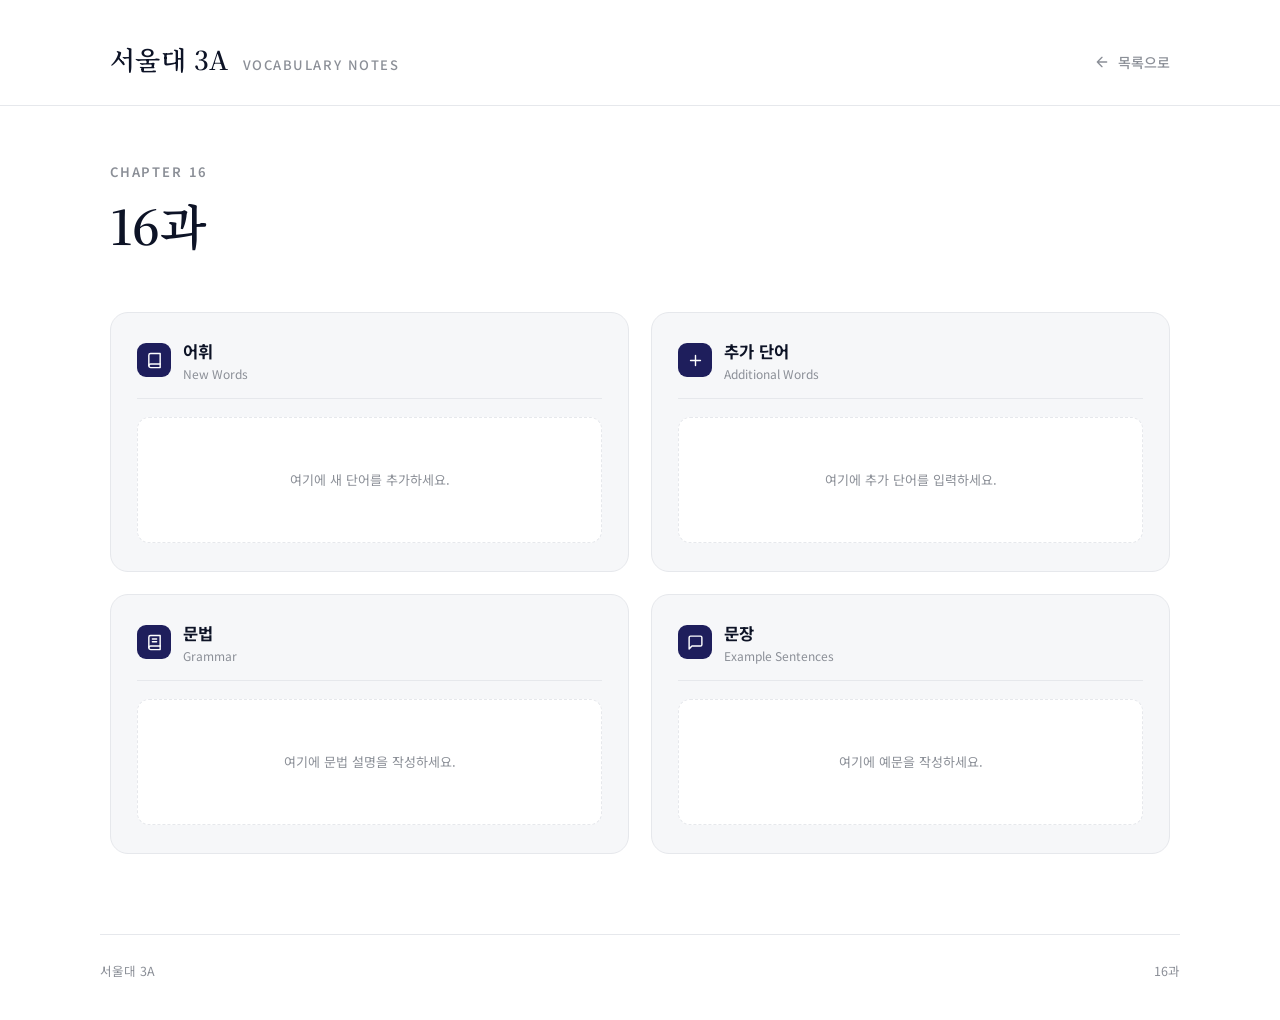
<file: chapter16.html>
<!DOCTYPE html>
<html lang="ko">
<head>
<meta charset="UTF-8">
<meta name="viewport" content="width=device-width, initial-scale=1.0">
<title>16과 — 서울대 3A</title>
<link rel="stylesheet" href="style.css">
</head>
<body class="page-chapter">

  <header class="topbar">
    <div class="shell topbar-inner">
      <div class="brand">
        <span class="brand-mark">서울대 3A</span>
        <span class="brand-sub">Vocabulary Notes</span>
      </div>
      <a class="back-link" href="index.html">
        <svg viewBox="0 0 24 24" fill="none" stroke="currentColor" stroke-width="2" stroke-linecap="round" stroke-linejoin="round"><path d="M19 12H5M12 19l-7-7 7-7"/></svg>
        목록으로
      </a>
    </div>
  </header>

  <main class="shell">

    <section class="page-head">
      <p class="eyebrow">Chapter 16</p>
      <h1>16과</h1>
    </section>

    <section class="section-grid">

      <article class="section-card">
        <div class="section-head">
          <span class="section-icon">
            <svg viewBox="0 0 24 24" stroke="currentColor" stroke-width="2" stroke-linecap="round" stroke-linejoin="round"><path d="M4 19.5A2.5 2.5 0 0 1 6.5 17H20"/><path d="M6.5 2H20v20H6.5A2.5 2.5 0 0 1 4 19.5v-15A2.5 2.5 0 0 1 6.5 2z"/></svg>
          </span>
          <div class="section-titles">
            <h2>어휘</h2>
            <span class="section-sub">New Words</span>
          </div>
        </div>
        <div class="section-body">
          <span class="placeholder">여기에 새 단어를 추가하세요.</span>
        </div>
      </article>

      <article class="section-card">
        <div class="section-head">
          <span class="section-icon">
            <svg viewBox="0 0 24 24" stroke="currentColor" stroke-width="2" stroke-linecap="round" stroke-linejoin="round"><path d="M12 5v14M5 12h14"/></svg>
          </span>
          <div class="section-titles">
            <h2>추가 단어</h2>
            <span class="section-sub">Additional Words</span>
          </div>
        </div>
        <div class="section-body">
          <span class="placeholder">여기에 추가 단어를 입력하세요.</span>
        </div>
      </article>

      <article class="section-card">
        <div class="section-head">
          <span class="section-icon">
            <svg viewBox="0 0 24 24" stroke="currentColor" stroke-width="2" stroke-linecap="round" stroke-linejoin="round"><path d="M4 19.5A2.5 2.5 0 0 1 6.5 17H20"/><path d="M6.5 2H20v20H6.5A2.5 2.5 0 0 1 4 19.5v-15A2.5 2.5 0 0 1 6.5 2z"/><path d="M9 7h6M9 11h6"/></svg>
          </span>
          <div class="section-titles">
            <h2>문법</h2>
            <span class="section-sub">Grammar</span>
          </div>
        </div>
        <div class="section-body">
          <span class="placeholder">여기에 문법 설명을 작성하세요.</span>
        </div>
      </article>

      <article class="section-card">
        <div class="section-head">
          <span class="section-icon">
            <svg viewBox="0 0 24 24" stroke="currentColor" stroke-width="2" stroke-linecap="round" stroke-linejoin="round"><path d="M21 15a2 2 0 0 1-2 2H7l-4 4V5a2 2 0 0 1 2-2h14a2 2 0 0 1 2 2z"/></svg>
          </span>
          <div class="section-titles">
            <h2>문장</h2>
            <span class="section-sub">Example Sentences</span>
          </div>
        </div>
        <div class="section-body">
          <span class="placeholder">여기에 예문을 작성하세요.</span>
        </div>
      </article>

    </section>

  </main>

  <footer class="site-footer shell">
    <span>서울대 3A</span>
    <span>16과</span>
  </footer>

</body>
</html>
</file>
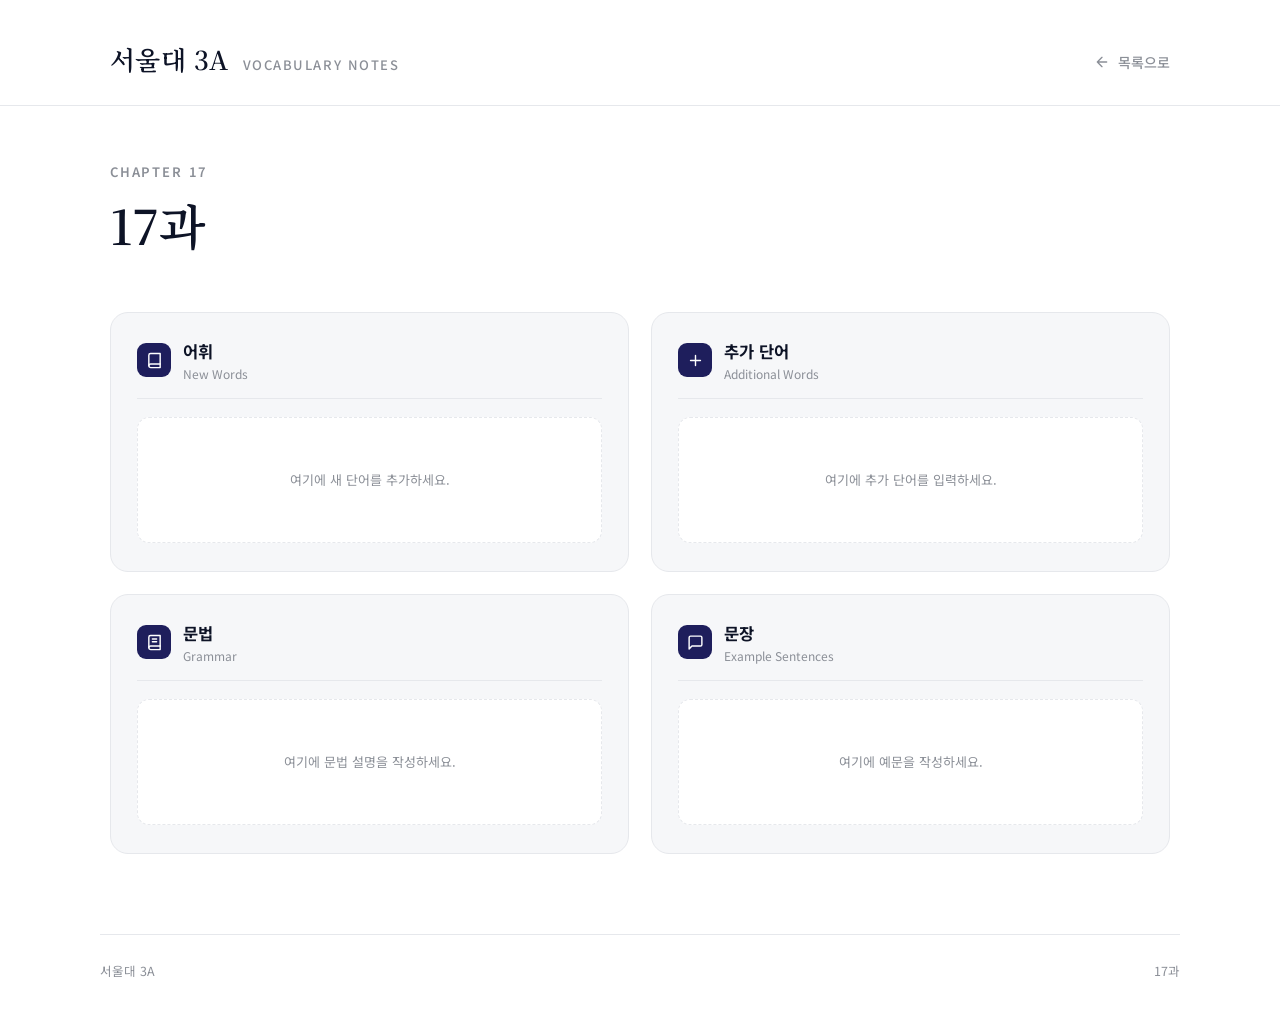
<file: chapter17.html>
<!DOCTYPE html>
<html lang="ko">
<head>
<meta charset="UTF-8">
<meta name="viewport" content="width=device-width, initial-scale=1.0">
<title>17과 — 서울대 3A</title>
<link rel="stylesheet" href="style.css">
</head>
<body class="page-chapter">

  <header class="topbar">
    <div class="shell topbar-inner">
      <div class="brand">
        <span class="brand-mark">서울대 3A</span>
        <span class="brand-sub">Vocabulary Notes</span>
      </div>
      <a class="back-link" href="index.html">
        <svg viewBox="0 0 24 24" fill="none" stroke="currentColor" stroke-width="2" stroke-linecap="round" stroke-linejoin="round"><path d="M19 12H5M12 19l-7-7 7-7"/></svg>
        목록으로
      </a>
    </div>
  </header>

  <main class="shell">

    <section class="page-head">
      <p class="eyebrow">Chapter 17</p>
      <h1>17과</h1>
    </section>

    <section class="section-grid">

      <article class="section-card">
        <div class="section-head">
          <span class="section-icon">
            <svg viewBox="0 0 24 24" stroke="currentColor" stroke-width="2" stroke-linecap="round" stroke-linejoin="round"><path d="M4 19.5A2.5 2.5 0 0 1 6.5 17H20"/><path d="M6.5 2H20v20H6.5A2.5 2.5 0 0 1 4 19.5v-15A2.5 2.5 0 0 1 6.5 2z"/></svg>
          </span>
          <div class="section-titles">
            <h2>어휘</h2>
            <span class="section-sub">New Words</span>
          </div>
        </div>
        <div class="section-body">
          <span class="placeholder">여기에 새 단어를 추가하세요.</span>
        </div>
      </article>

      <article class="section-card">
        <div class="section-head">
          <span class="section-icon">
            <svg viewBox="0 0 24 24" stroke="currentColor" stroke-width="2" stroke-linecap="round" stroke-linejoin="round"><path d="M12 5v14M5 12h14"/></svg>
          </span>
          <div class="section-titles">
            <h2>추가 단어</h2>
            <span class="section-sub">Additional Words</span>
          </div>
        </div>
        <div class="section-body">
          <span class="placeholder">여기에 추가 단어를 입력하세요.</span>
        </div>
      </article>

      <article class="section-card">
        <div class="section-head">
          <span class="section-icon">
            <svg viewBox="0 0 24 24" stroke="currentColor" stroke-width="2" stroke-linecap="round" stroke-linejoin="round"><path d="M4 19.5A2.5 2.5 0 0 1 6.5 17H20"/><path d="M6.5 2H20v20H6.5A2.5 2.5 0 0 1 4 19.5v-15A2.5 2.5 0 0 1 6.5 2z"/><path d="M9 7h6M9 11h6"/></svg>
          </span>
          <div class="section-titles">
            <h2>문법</h2>
            <span class="section-sub">Grammar</span>
          </div>
        </div>
        <div class="section-body">
          <span class="placeholder">여기에 문법 설명을 작성하세요.</span>
        </div>
      </article>

      <article class="section-card">
        <div class="section-head">
          <span class="section-icon">
            <svg viewBox="0 0 24 24" stroke="currentColor" stroke-width="2" stroke-linecap="round" stroke-linejoin="round"><path d="M21 15a2 2 0 0 1-2 2H7l-4 4V5a2 2 0 0 1 2-2h14a2 2 0 0 1 2 2z"/></svg>
          </span>
          <div class="section-titles">
            <h2>문장</h2>
            <span class="section-sub">Example Sentences</span>
          </div>
        </div>
        <div class="section-body">
          <span class="placeholder">여기에 예문을 작성하세요.</span>
        </div>
      </article>

    </section>

  </main>

  <footer class="site-footer shell">
    <span>서울대 3A</span>
    <span>17과</span>
  </footer>

</body>
</html>
</file>
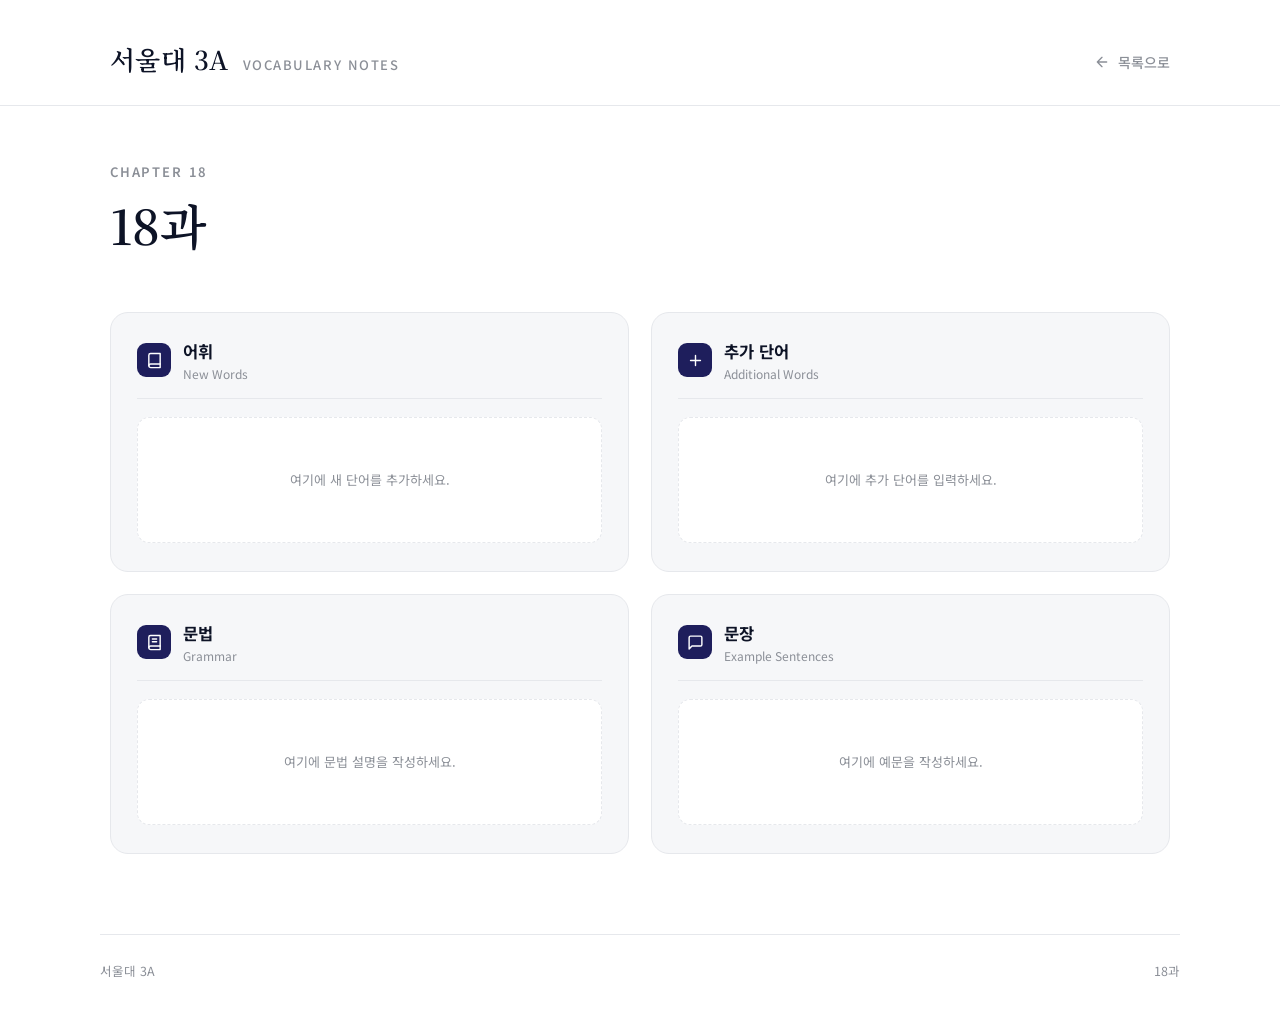
<file: chapter18.html>
<!DOCTYPE html>
<html lang="ko">
<head>
<meta charset="UTF-8">
<meta name="viewport" content="width=device-width, initial-scale=1.0">
<title>18과 — 서울대 3A</title>
<link rel="stylesheet" href="style.css">
</head>
<body class="page-chapter">

  <header class="topbar">
    <div class="shell topbar-inner">
      <div class="brand">
        <span class="brand-mark">서울대 3A</span>
        <span class="brand-sub">Vocabulary Notes</span>
      </div>
      <a class="back-link" href="index.html">
        <svg viewBox="0 0 24 24" fill="none" stroke="currentColor" stroke-width="2" stroke-linecap="round" stroke-linejoin="round"><path d="M19 12H5M12 19l-7-7 7-7"/></svg>
        목록으로
      </a>
    </div>
  </header>

  <main class="shell">

    <section class="page-head">
      <p class="eyebrow">Chapter 18</p>
      <h1>18과</h1>
    </section>

    <section class="section-grid">

      <article class="section-card">
        <div class="section-head">
          <span class="section-icon">
            <svg viewBox="0 0 24 24" stroke="currentColor" stroke-width="2" stroke-linecap="round" stroke-linejoin="round"><path d="M4 19.5A2.5 2.5 0 0 1 6.5 17H20"/><path d="M6.5 2H20v20H6.5A2.5 2.5 0 0 1 4 19.5v-15A2.5 2.5 0 0 1 6.5 2z"/></svg>
          </span>
          <div class="section-titles">
            <h2>어휘</h2>
            <span class="section-sub">New Words</span>
          </div>
        </div>
        <div class="section-body">
          <span class="placeholder">여기에 새 단어를 추가하세요.</span>
        </div>
      </article>

      <article class="section-card">
        <div class="section-head">
          <span class="section-icon">
            <svg viewBox="0 0 24 24" stroke="currentColor" stroke-width="2" stroke-linecap="round" stroke-linejoin="round"><path d="M12 5v14M5 12h14"/></svg>
          </span>
          <div class="section-titles">
            <h2>추가 단어</h2>
            <span class="section-sub">Additional Words</span>
          </div>
        </div>
        <div class="section-body">
          <span class="placeholder">여기에 추가 단어를 입력하세요.</span>
        </div>
      </article>

      <article class="section-card">
        <div class="section-head">
          <span class="section-icon">
            <svg viewBox="0 0 24 24" stroke="currentColor" stroke-width="2" stroke-linecap="round" stroke-linejoin="round"><path d="M4 19.5A2.5 2.5 0 0 1 6.5 17H20"/><path d="M6.5 2H20v20H6.5A2.5 2.5 0 0 1 4 19.5v-15A2.5 2.5 0 0 1 6.5 2z"/><path d="M9 7h6M9 11h6"/></svg>
          </span>
          <div class="section-titles">
            <h2>문법</h2>
            <span class="section-sub">Grammar</span>
          </div>
        </div>
        <div class="section-body">
          <span class="placeholder">여기에 문법 설명을 작성하세요.</span>
        </div>
      </article>

      <article class="section-card">
        <div class="section-head">
          <span class="section-icon">
            <svg viewBox="0 0 24 24" stroke="currentColor" stroke-width="2" stroke-linecap="round" stroke-linejoin="round"><path d="M21 15a2 2 0 0 1-2 2H7l-4 4V5a2 2 0 0 1 2-2h14a2 2 0 0 1 2 2z"/></svg>
          </span>
          <div class="section-titles">
            <h2>문장</h2>
            <span class="section-sub">Example Sentences</span>
          </div>
        </div>
        <div class="section-body">
          <span class="placeholder">여기에 예문을 작성하세요.</span>
        </div>
      </article>

    </section>

  </main>

  <footer class="site-footer shell">
    <span>서울대 3A</span>
    <span>18과</span>
  </footer>

</body>
</html>
</file>
<file: style.css>
/* ===========================================================
   서울대 3A — общий стиль
   Палитра: белый / графитовый / тёмно-синий
=========================================================== */

@import url('https://fonts.googleapis.com/css2?family=Noto+Sans+KR:wght@300;400;500;600;700;800&family=Noto+Serif+KR:wght@500;600&display=swap');

:root{
  --white:        #ffffff;
  --bg-soft:       #f6f7f9;
  --graphite:      #34373d;
  --graphite-soft: #8b8f97;
  --line:          #e6e8ec;
  --navy:          #16213e;
  --navy-deep:     #0d1326;
  --navy-soft:     rgba(22,33,62,0.06);

  --radius: 18px;
  --max-width: 1080px;
  --ease: cubic-bezier(.22,.61,.36,1);
}

*{ box-sizing: border-box; }

html{ scroll-behavior: smooth; }

body{
  margin: 0;
  background: var(--white);
  color: var(--graphite);
  font-family: 'Noto Sans KR', -apple-system, BlinkMacSystemFont, sans-serif;
  -webkit-font-smoothing: antialiased;
  min-height: 100vh;
}

a{ color: inherit; text-decoration: none; }

:focus-visible{
  outline: 2px solid var(--navy);
  outline-offset: 3px;
  border-radius: 6px;
}

@media (prefers-reduced-motion: reduce){
  *{ animation: none !important; transition: none !important; }
}

/* ---------- shell ---------- */

.shell{
  max-width: var(--max-width);
  margin: 0 auto;
  padding: 0 10px;
}

/* ---------- top bar ---------- */

.topbar{
  padding: 40px 0 28px;
  border-bottom: 1px solid var(--line);
}

.topbar-inner{
  display: flex;
  align-items: baseline;
  justify-content: space-between;
  gap: 16px;
  flex-wrap: wrap;
}

.brand{
  display: flex;
  align-items: baseline;
  gap: 14px;
}

.brand-mark{
  font-family: 'Noto Serif KR', serif;
  font-weight: 600;
  font-size: 26px;
  letter-spacing: .01em;
  color: var(--navy-deep);
}

.brand-sub{
  font-size: 13px;
  font-weight: 500;
  letter-spacing: .12em;
  color: var(--graphite-soft);
  text-transform: uppercase;
}

.topbar-note{
  font-size: 13px;
  color: var(--graphite-soft);
}

.back-link{
  display: inline-flex;
  align-items: center;
  gap: 8px;
  font-size: 14px;
  font-weight: 500;
  color: var(--graphite-soft);
  transition: color .2s var(--ease), gap .2s var(--ease);
}
.back-link:hover{ color: var(--navy); gap: 11px; }
.back-link svg{ width: 16px; height: 16px; }

/* ---------- page header (under topbar) ---------- */

.page-head{
  padding: 56px 0 40px;
}

.page-head .eyebrow{
  font-size: 13px;
  font-weight: 600;
  letter-spacing: .14em;
  text-transform: uppercase;
  color: var(--graphite-soft);
  margin: 0 0 14px;
}

.page-head h1{
  font-family: 'Noto Serif KR', serif;
  font-weight: 600;
  font-size: clamp(32px, 5vw, 48px);
  line-height: 1.15;
  margin: 0 0 12px;
  color: var(--navy-deep);
}

.page-head p{
  font-size: 15.5px;
  color: var(--graphite-soft);
  max-width: 520px;
  margin: 0;
  line-height: 1.6;
}

/* ===========================================================
   HOME — grid of 9 chapter cards
=========================================================== */

.chapter-grid{
  display: grid;
  grid-template-columns: repeat(3, 1fr);
  gap: 22px;
  padding: 8px 0 80px;
}

.chapter-card{
  position: relative;
  display: flex;
  flex-direction: column;
  justify-content: space-between;
  height: 200px;
  padding: 26px 26px 22px;
  background: rgb(30, 30, 92);
  border: 1px solid var(--line);
  border-radius: var(--radius);
  overflow: hidden;
  transition: border-color .25s var(--ease), transform .25s var(--ease), box-shadow .25s var(--ease);
}



.chapter-card:hover{
  transform: translateY(-4px);
  border-color: var(--navy-deep);
  box-shadow: 0 18px 36px -22px rgba(13,19,38,.45);
}

.chapter-card:hover::before{ transform: translateY(0); }

.chapter-card .ghost-num{
  position: absolute;
  top: -18px;
  right: -6px;
  font-family: 'Noto Serif KR', serif;
  font-weight: 600;
  font-size: 120px;
  line-height: 1;
  color: var(--white);
  opacity: .05;
  z-index: 0;
  transition: opacity .3s var(--ease), color .3s var(--ease);
  user-select: none;
}
.chapter-card:hover .ghost-num{ opacity: 0.6; color: var(--white); }

.chapter-card .card-top{
  position: relative;
  z-index: 1;
  display: flex;
  align-items: center;
  justify-content: space-between;
}

.chapter-card .index-tag{
  font-size: 12px;
  font-weight: 600;
  letter-spacing: .12em;
  color: var(--graphite-soft);
  transition: color .25s var(--ease);
}
.chapter-card:hover .index-tag{ color: rgba(255,255,255,.55); }

.chapter-card .arrow{
  width: 30px;
  height: 30px;
  border-radius: 50%;
  border: 1px solid var(--line);
  display: flex;
  align-items: center;
  justify-content: center;
  transition: border-color .25s var(--ease), background .25s var(--ease), transform .25s var(--ease);
}
.chapter-card .arrow svg{
  width: 14px; height: 14px;
  stroke: var(--graphite-soft);
  transition: stroke .25s var(--ease);
}
.chapter-card:hover .arrow{
  border-color: rgba(255,255,255,.35);
  transform: rotate(45deg);
}
.chapter-card:hover .arrow svg{ stroke: var(--white); }

.chapter-card .card-bottom{
  position: relative;
  z-index: 1;
}

.chapter-card .lesson-label{
  font-family: 'Noto Serif KR', serif;
  font-weight: 600;
  font-size: 30px;
  color: var(--white);
  margin: 0 0 6px;
  transition: color .25s var(--ease);
}
.chapter-card:hover .lesson-label{ color: var(--white); }

.chapter-card .lesson-meta{
  font-size: 12.5px;
  color: var(--white);
  transition: color .25s var(--ease);
}
.chapter-card:hover .lesson-meta{ color: rgba(255,255,255,.6); }

/* ===========================================================
   CHAPTER PAGE — 4 section cards
=========================================================== */

.section-grid{
  display: grid;
  grid-template-columns: repeat(2, 1fr);
  gap: 22px;
  padding: 8px 0 80px;
}

.section-card{
  background: var(--bg-soft);
  border: 1px solid var(--line);
  border-radius: var(--radius);
  padding: 26px 26px 28px;
  min-height: 260px;
  display: flex;
  flex-direction: column;
}

.w-1 {
  font-size: 17px;
  color: rgba(0, 0, 0, 0.885);
}

.section-card .section-head{
  display: flex;
  align-items: center;
  gap: 12px;
  margin-bottom: 18px;
  padding-bottom: 16px;
  border-bottom: 1px solid var(--line);
}

.section-card .section-icon{
  width: 34px;
  height: 34px;
  border-radius: 9px;
  background: rgb(30, 30, 92);
  display: flex;
  align-items: center;
  justify-content: center;
  flex-shrink: 0;
}
.section-card .section-icon svg{
  width: 17px; height: 17px;
  stroke: var(--white);
  fill: none;
}

.section-card .section-titles{ display: flex; flex-direction: column; }

.section-card h2{
  font-size: 16.5px;
  font-weight: 700;
  margin: 0;
  color: var(--navy-deep);
}

.section-card .section-sub{
  font-size: 12px;
  color: var(--graphite-soft);
  margin-top: 2px;
}

.section-card .section-body{
  flex: 1;
  background: var(--white);
  border: 1px dashed var(--line);
  border-radius: 12px;
  display: flex;
  align-items: center;
  justify-content: center;
  text-align: center;
  padding: 24px;
}

.section-card .section-body span{
  font-size: 13px;
  color: var(--graphite-soft);
  line-height: 1.6;
}

/* ===========================================================
   footer
=========================================================== */

.site-footer{
  border-top: 1px solid var(--line);
  padding: 26px 0 40px;
  font-size: 12.5px;
  color: var(--graphite-soft);
  display: flex;
  justify-content: space-between;
  flex-wrap: wrap;
  gap: 8px;
}

/* ===========================================================
   responsive
=========================================================== */

@media (max-width: 920px){
  .chapter-grid{ grid-template-columns: repeat(2, 1fr); }
  .section-grid{ grid-template-columns: 1fr; }
}

@media (max-width: 600px){
  .shell{ padding: 0 18px; }
  .chapter-grid{ grid-template-columns: 1fr; gap: 16px; }
  .chapter-card{ height: 170px; padding: 22px 22px 18px; }
  .chapter-card .ghost-num{ font-size: 90px; }
  .page-head{ padding: 38px 0 28px; }
  .topbar{ padding: 28px 0 22px; }
  .section-card{ padding: 22px 20px 24px; min-height: 200px; }
}
</file>
<file: style6.css>
.vocab-table {
  width: 100%;
  border-collapse: collapse;
  font-size: 16px;
}
.vocab-table td {
  padding: 12px 14px;
  border: 1px solid var(--line);
  vertical-align: top;
  width: 50%;
  min-height: 36px;
  color: black;
}
.vocab-table tr:first-child td {
  border-top: 2px solid var(--navy);
}
.vocab-table tr:nth-child(even) td {
  background: var(--bg-soft);
}
</file>
